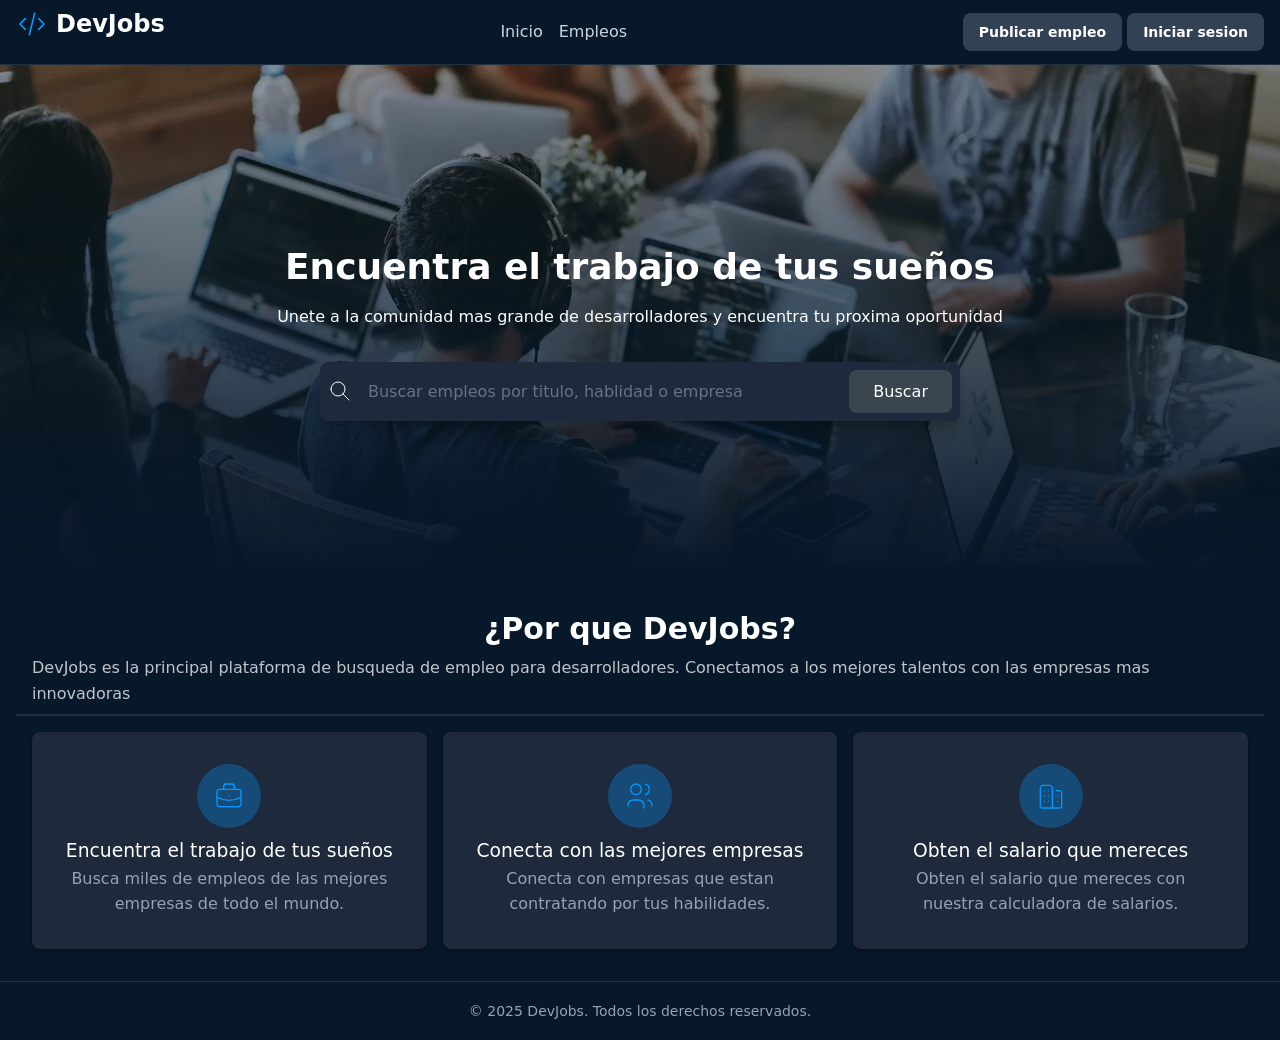
<file: 00-html-css/index.html>
<!DOCTYPE html>
<html lang="es">
<head>
    <title>DevJobs - Inicio</title>
    <meta charset="UTF-8">
    <meta name="description" content="Encuentra las mejores ofertas de trabajo ara desarrolladores en DevJobs.">
    <link rel="stylesheet" href="./styles.css">
</head>
<body>
    <!-- Header con marca, navegación y acciones (Publicar/Iniciar sesión) -->
    <header>
        <h1>
            <svg  xmlns="http://www.w3.org/2000/svg"  width="24"  height="24"  viewBox="0 0 24 24"  fill="none"  stroke="currentColor"  stroke-width="1.25"  stroke-linecap="round"  stroke-linejoin="round"  class="icon icon-tabler icons-tabler-outline icon-tabler-code"><path stroke="none" d="M0 0h24v24H0z" fill="none"/><path d="M7 8l-4 4l4 4" /><path d="M17 8l4 4l-4 4" /><path d="M14 4l-4 16" /></svg>
            DevJobs
        </h1>

        <!-- Navegación principal -->
        <nav>
            <a href="index.html">Inicio</a>
            <a href="empleos1.html" >Empleos</a>
        </nav>

        <!-- Acciones de usuario (placeholders) -->
        <div>
            <a href="">Publicar empleo</a>
            <a href="">Iniciar sesion</a>
        </div>
    </header>
    <main>
        <!-- Hero: imagen de fondo, título y buscador principal -->
        <section>
            <!-- Imagen de fondo (local) usada como recurso visual -->
            <img src="./background.webp" width="200"/>

            <h1>Encuentra el trabajo de tus sueños</h1>
            <p>Unete a la comunidad mas grande de 
                desarrolladores y encuentra tu proxima oportunidad
            </p>

            <!-- Buscador principal: texto y botón (en este proyecto no está conectado a backend) -->
            <form role="search">
                <div>
                    <svg  xmlns="http://www.w3.org/2000/svg"  width="24"  height="24"  viewBox="0 0 24 24"  fill="none"  stroke="currentColor"  stroke-width="1"  stroke-linecap="round"  stroke-linejoin="round"  class="icon icon-tabler icons-tabler-outline icon-tabler-search"><path stroke="none" d="M0 0h24v24H0z" fill="none"/><path d="M10 10m-7 0a7 7 0 1 0 14 0a7 7 0 1 0 -14 0" /><path d="M21 21l-6 -6" /></svg>
                    
                    <input required type="text" placeholder="Buscar empleos por titulo, hablidad o empresa">

                    <button type="submit">Buscar</button>
                </div>
            </form>
        </section>

        <!-- Sección de características / beneficios de la plataforma -->
        <section>
            <header>
                <h2>¿Por que DevJobs?</h2>
                <p>DevJobs es la principal plataforma de busqueda de empleo
                    para desarrolladores. Conectamos a los mejores talentos con las empresas mas innovadoras
                </p>
            </header>
            <!-- Tres tarjetas que describen beneficios clave de la plataforma -->
            <footer>
                <article>
                    <svg  xmlns="http://www.w3.org/2000/svg"  width="24"  height="24"  viewBox="0 0 24 24"  fill="none"  stroke="currentColor"  stroke-width="1"  stroke-linecap="round"  stroke-linejoin="round"  class="icon icon-tabler icons-tabler-outline icon-tabler-briefcase"><path stroke="none" d="M0 0h24v24H0z" fill="none"/><path d="M3 7m0 2a2 2 0 0 1 2 -2h14a2 2 0 0 1 2 2v9a2 2 0 0 1 -2 2h-14a2 2 0 0 1 -2 -2z" /><path d="M8 7v-2a2 2 0 0 1 2 -2h4a2 2 0 0 1 2 2v2" /><path d="M12 12l0 .01" /><path d="M3 13a20 20 0 0 0 18 0" /></svg>
                    <h3>Encuentra el trabajo de tus sueños</h3>
                    <p>Busca miles de empleos de las mejores empresas de todo el mundo.</p>
                </article>
                <article>
                    <svg  xmlns="http://www.w3.org/2000/svg"  width="24"  height="24"  viewBox="0 0 24 24"  fill="none"  stroke="currentColor"  stroke-width="1"  stroke-linecap="round"  stroke-linejoin="round"  class="icon icon-tabler icons-tabler-outline icon-tabler-users"><path stroke="none" d="M0 0h24v24H0z" fill="none"/><path d="M9 7m-4 0a4 4 0 1 0 8 0a4 4 0 1 0 -8 0" /><path d="M3 21v-2a4 4 0 0 1 4 -4h4a4 4 0 0 1 4 4v2" /><path d="M16 3.13a4 4 0 0 1 0 7.75" /><path d="M21 21v-2a4 4 0 0 0 -3 -3.85" /></svg>
                    <h3>Conecta con las mejores empresas</h3>
                    <p>Conecta con empresas que estan contratando por tus habilidades.</p>
                </article>
                <article>
                    <svg  xmlns="http://www.w3.org/2000/svg"  width="24"  height="24"  viewBox="0 0 24 24"  fill="none"  stroke="currentColor"  stroke-width="1"  stroke-linecap="round"  stroke-linejoin="round"  class="icon icon-tabler icons-tabler-outline icon-tabler-buildings"><path stroke="none" d="M0 0h24v24H0z" fill="none"/><path d="M4 21v-15c0 -1 1 -2 2 -2h5c1 0 2 1 2 2v15" /><path d="M16 8h2c1 0 2 1 2 2v11" /><path d="M3 21h18" /><path d="M10 12v0" /><path d="M10 16v0" /><path d="M10 8v0" /><path d="M7 12v0" /><path d="M7 16v0" /><path d="M7 8v0" /><path d="M17 12v0" /><path d="M17 16v0" /></svg>
                    <h3>Obten el salario que mereces</h3>
                    <p>Obten el salario que mereces con nuestra calculadora de salarios.</p>
                </article>
            </footer>
        </section>
    </main>
    <footer>
        <small>&copy; 2025 DevJobs. Todos los derechos reservados.</small>
    </footer>

</body>
</html>
</file>
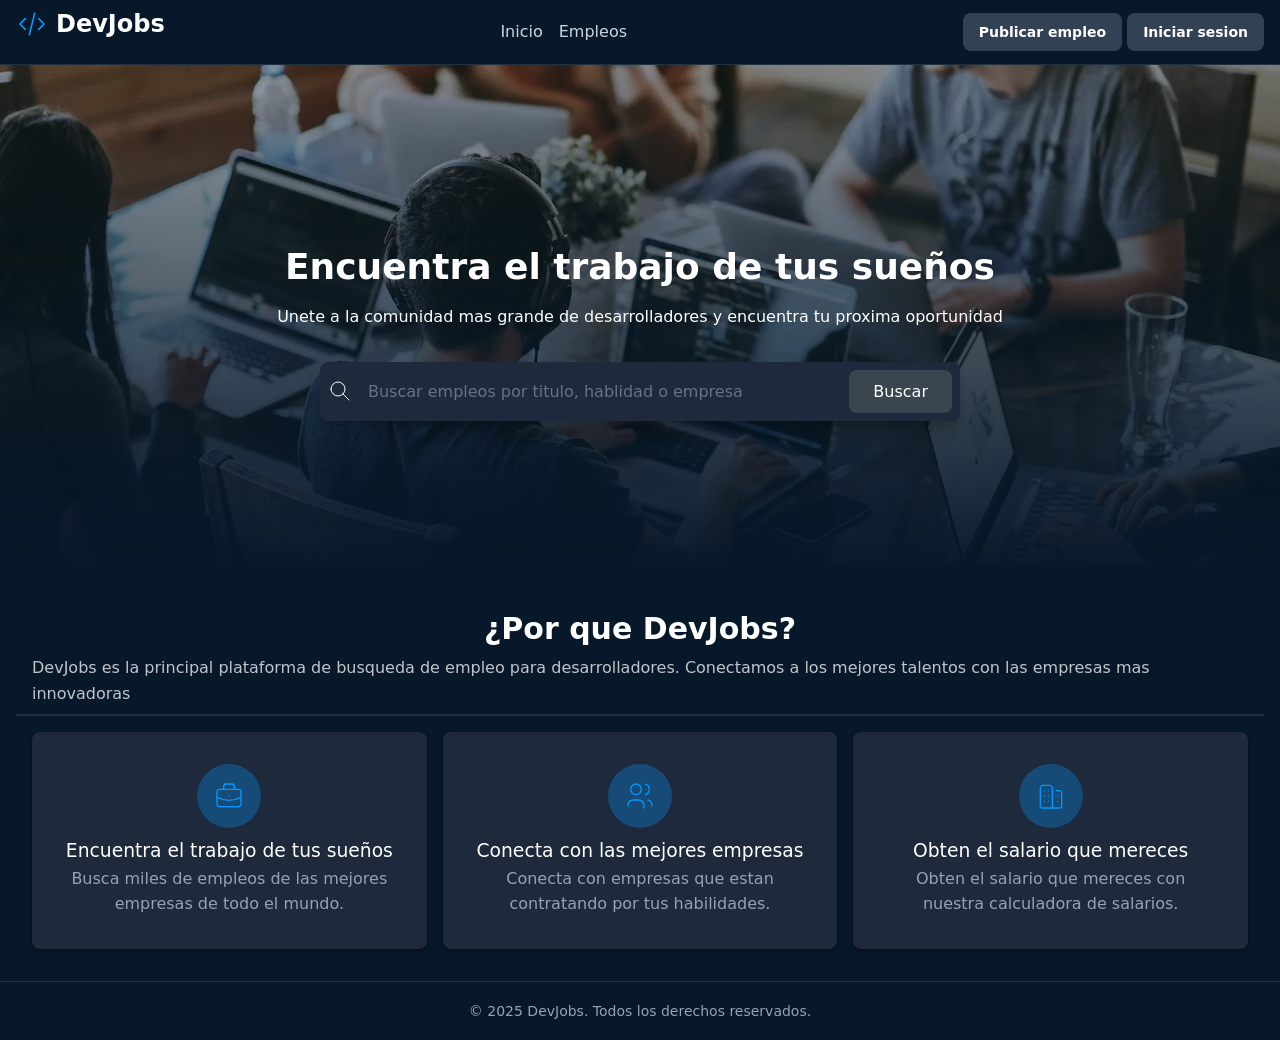
<file: 01-javascript/index.html>
<!DOCTYPE html>
<html lang="es">
<head>
    <title>DevJobs - Inicio</title>
    <meta charset="UTF-8">
    <meta name="description" content="Encuentra las mejores ofertas de trabajo ara desarrolladores en DevJobs.">
    <link rel="stylesheet" href="./styles.css">
</head>
<body>
    <!-- Header con marca, navegación y acciones (Publicar/Iniciar sesión) -->
    <header>
        <h1>
            <svg  xmlns="http://www.w3.org/2000/svg"  width="24"  height="24"  viewBox="0 0 24 24"  fill="none"  stroke="currentColor"  stroke-width="1.25"  stroke-linecap="round"  stroke-linejoin="round"  class="icon icon-tabler icons-tabler-outline icon-tabler-code"><path stroke="none" d="M0 0h24v24H0z" fill="none"/><path d="M7 8l-4 4l4 4" /><path d="M17 8l4 4l-4 4" /><path d="M14 4l-4 16" /></svg>
            DevJobs
        </h1>

        <!-- Navegación principal -->
        <nav>
            <a href="index.html">Inicio</a>
            <a href="react.html" >Empleos</a>
        </nav>

        <!-- Acciones de usuario (placeholders) -->
        <div>
            <a href="">Publicar empleo</a>
            <a href="">Iniciar sesion</a>
        </div>
    </header>
    <main>
        <!-- Hero: imagen de fondo, título y buscador principal -->
        <section>
            <!-- Imagen de fondo (local) usada como recurso visual -->
            <img src="./background.webp" width="200"/>

            <h1>Encuentra el trabajo de tus sueños</h1>
            <p>Unete a la comunidad mas grande de 
                desarrolladores y encuentra tu proxima oportunidad
            </p>

            <!-- Buscador principal: texto y botón (en este proyecto no está conectado a backend) -->
            <form role="search">
                <div>
                    <svg  xmlns="http://www.w3.org/2000/svg"  width="24"  height="24"  viewBox="0 0 24 24"  fill="none"  stroke="currentColor"  stroke-width="1"  stroke-linecap="round"  stroke-linejoin="round"  class="icon icon-tabler icons-tabler-outline icon-tabler-search"><path stroke="none" d="M0 0h24v24H0z" fill="none"/><path d="M10 10m-7 0a7 7 0 1 0 14 0a7 7 0 1 0 -14 0" /><path d="M21 21l-6 -6" /></svg>
                    
                    <input required type="text" placeholder="Buscar empleos por titulo, hablidad o empresa">

                    <button type="submit">Buscar</button>
                </div>
            </form>
        </section>

        <!-- Sección de características / beneficios de la plataforma -->
        <section>
            <header>
                <h2>¿Por que DevJobs?</h2>
                <p>DevJobs es la principal plataforma de busqueda de empleo
                    para desarrolladores. Conectamos a los mejores talentos con las empresas mas innovadoras
                </p>
            </header>
            <!-- Tres tarjetas que describen beneficios clave de la plataforma -->
            <footer>
                <article>
                    <svg  xmlns="http://www.w3.org/2000/svg"  width="24"  height="24"  viewBox="0 0 24 24"  fill="none"  stroke="currentColor"  stroke-width="1"  stroke-linecap="round"  stroke-linejoin="round"  class="icon icon-tabler icons-tabler-outline icon-tabler-briefcase"><path stroke="none" d="M0 0h24v24H0z" fill="none"/><path d="M3 7m0 2a2 2 0 0 1 2 -2h14a2 2 0 0 1 2 2v9a2 2 0 0 1 -2 2h-14a2 2 0 0 1 -2 -2z" /><path d="M8 7v-2a2 2 0 0 1 2 -2h4a2 2 0 0 1 2 2v2" /><path d="M12 12l0 .01" /><path d="M3 13a20 20 0 0 0 18 0" /></svg>
                    <h3>Encuentra el trabajo de tus sueños</h3>
                    <p>Busca miles de empleos de las mejores empresas de todo el mundo.</p>
                </article>
                <article>
                    <svg  xmlns="http://www.w3.org/2000/svg"  width="24"  height="24"  viewBox="0 0 24 24"  fill="none"  stroke="currentColor"  stroke-width="1"  stroke-linecap="round"  stroke-linejoin="round"  class="icon icon-tabler icons-tabler-outline icon-tabler-users"><path stroke="none" d="M0 0h24v24H0z" fill="none"/><path d="M9 7m-4 0a4 4 0 1 0 8 0a4 4 0 1 0 -8 0" /><path d="M3 21v-2a4 4 0 0 1 4 -4h4a4 4 0 0 1 4 4v2" /><path d="M16 3.13a4 4 0 0 1 0 7.75" /><path d="M21 21v-2a4 4 0 0 0 -3 -3.85" /></svg>
                    <h3>Conecta con las mejores empresas</h3>
                    <p>Conecta con empresas que estan contratando por tus habilidades.</p>
                </article>
                <article>
                    <svg  xmlns="http://www.w3.org/2000/svg"  width="24"  height="24"  viewBox="0 0 24 24"  fill="none"  stroke="currentColor"  stroke-width="1"  stroke-linecap="round"  stroke-linejoin="round"  class="icon icon-tabler icons-tabler-outline icon-tabler-buildings"><path stroke="none" d="M0 0h24v24H0z" fill="none"/><path d="M4 21v-15c0 -1 1 -2 2 -2h5c1 0 2 1 2 2v15" /><path d="M16 8h2c1 0 2 1 2 2v11" /><path d="M3 21h18" /><path d="M10 12v0" /><path d="M10 16v0" /><path d="M10 8v0" /><path d="M7 12v0" /><path d="M7 16v0" /><path d="M7 8v0" /><path d="M17 12v0" /><path d="M17 16v0" /></svg>
                    <h3>Obten el salario que mereces</h3>
                    <p>Obten el salario que mereces con nuestra calculadora de salarios.</p>
                </article>
            </footer>
        </section>
    </main>
    <footer>
        <small>&copy; 2025 DevJobs. Todos los derechos reservados.</small>
    </footer>

</body>
</html>
</file>
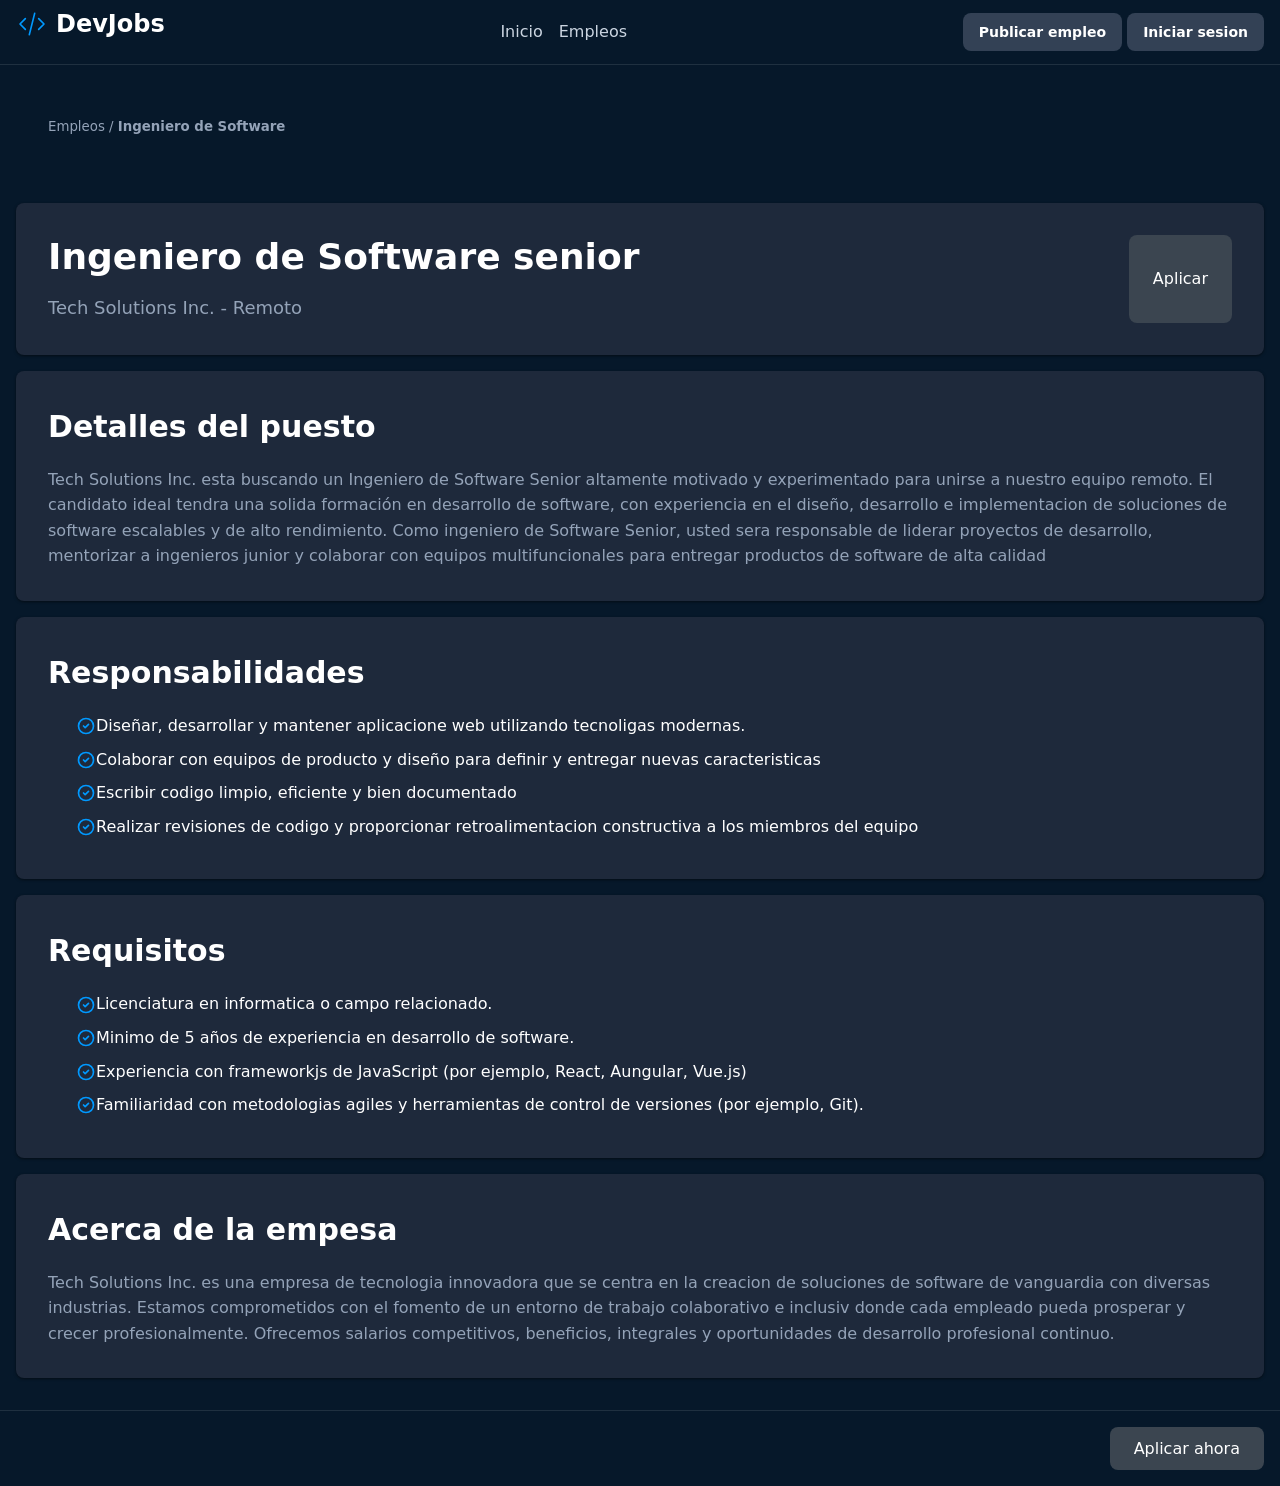
<file: 00-html-css/detOferta.html>
<!DOCTYPE html>
<html>
    <head>
        <title>DevJobs - Detalles de Oferta</title>
        <meta charset="UTF-8">
        <meta name="description" content="Encuentra las mejores ofertas de trabajo ara desarrolladores en DevJobs.">
        <link rel="stylesheet" href="./styles.css">
    </head>

    <body>
        <!-- Header: contiene el título del sitio, navegación principal y acciones de usuario -->
        <header>
        <h1>
            <!-- Icono del logo y nombre de la aplicación -->
            <svg  xmlns="http://www.w3.org/2000/svg"  width="24"  height="24"  viewBox="0 0 24 24"  fill="none"  stroke="currentColor"  stroke-width="1.25"  stroke-linecap="round"  stroke-linejoin="round"  class="icon icon-tabler icons-tabler-outline icon-tabler-code"><path stroke="none" d="M0 0h24v24H0z" fill="none"/><path d="M7 8l-4 4l4 4" /><path d="M17 8l4 4l-4 4" /><path d="M14 4l-4 16" /></svg>
            DevJobs
        </h1>

        <!-- Navegación principal: enlaces a páginas clave -->
        <nav>
            <a href="index.html">Inicio</a>
            <a href="empleos1.html" >Empleos</a>
        </nav>

        <!-- Acciones de usuario: publicar oferta e iniciar sesión (enlaces vacíos por ahora) -->
        <div>
            <a href="">Publicar empleo</a>
            <a href="">Iniciar sesion</a>
        </div>
    </header>

    <main>
        
        <!-- Breadcrumb / contexto: indica la ruta o el area donde se encuentra el usuario -->
        <div class="puesto-empleo">
            <small>Empleos / <strong>Ingeniero de Software</strong></small>
        </div>
        <section class="job-detail">
            <!-- Resumen del puesto: título, empresa y botón de aplicar -->
            <article class="job-listing-class">
                <div>
                    <h1>Ingeniero de Software senior</h1>
                        <small>Tech Solutions Inc. - Remoto</small>
                    </div>
                    <!-- Botón para aplicar: clase usada por JS y CSS -->
                    <button class="button-apply-job" type="submit">Aplicar</button>    
            </article>
            <article class="text-detail">
                <!-- Descripción amplia del puesto: responsabilidades generales y expectativas -->
                <h2>Detalles del puesto</h2>
                <p>Tech Solutions Inc. esta buscando un Ingeniero de Software Senior altamente motivado
                    y experimentado para unirse a nuestro equipo remoto. El candidato ideal tendra una solida formación 
                    en desarrollo de software, con experiencia en el diseño, desarrollo e implementacion de soluciones
                    de software escalables y de alto rendimiento. Como ingeniero de Software Senior, usted sera responsable
                    de liderar proyectos de desarrollo, mentorizar a ingenieros junior y colaborar con equipos multifuncionales para entregar
                    productos de software de alta calidad
                </p>
            </article>
            <article class="detail-list">
                <h2>Responsabilidades</h2>
                <ul>
                    <li>Diseñar, desarrollar y mantener aplicacione web utilizando tecnoligas modernas.</li>
                    <li>Colaborar con equipos de producto y diseño para definir y entregar nuevas caracteristicas</li>
                    <li>Escribir codigo limpio, eficiente y bien documentado</li>
                    <li>Realizar revisiones de codigo y proporcionar retroalimentacion constructiva a los miembros del equipo</li>
                </ul>
            </article>
            <article class="detail-list">
                <h2>Requisitos</h2>
                <ul>
                    <li>Licenciatura en informatica o campo relacionado.</li>
                    <li>Minimo de 5 años de experiencia en desarrollo de software.</li>
                    <li>Experiencia con frameworkjs de JavaScript (por ejemplo, React, Aungular, Vue.js)</li>
                    <li>Familiaridad con metodologias agiles y herramientas de control de versiones (por ejemplo, Git).</li>
                </ul>
            </article>
            <article class="text-detail">
                <!-- Información sobre la empresa: cultura, beneficios y propuesta de valor -->
                <h2>Acerca de la empesa</h2>
                <p>Tech Solutions Inc. es una empresa de tecnologia innovadora que se centra
                    en la creacion de soluciones de software de vanguardia con diversas industrias.
                    Estamos comprometidos con el fomento de un entorno de trabajo colaborativo e inclusiv donde
                    cada empleado pueda prosperar y crecer profesionalmente.
                    Ofrecemos salarios competitivos, beneficios, integrales y oportunidades de desarrollo profesional
                    continuo.
                </p>
            </article>
        </section>
    </main>
    <!-- Footer específico de la página: acción final para aplicar (visible en mobiles/pequeñas pantallas) -->
    <footer id="button-apply-job-footer">
        <button class="button-apply-job" type="submit">Aplicar ahora</button>
    </footer>

    </body>


</html>
</file>
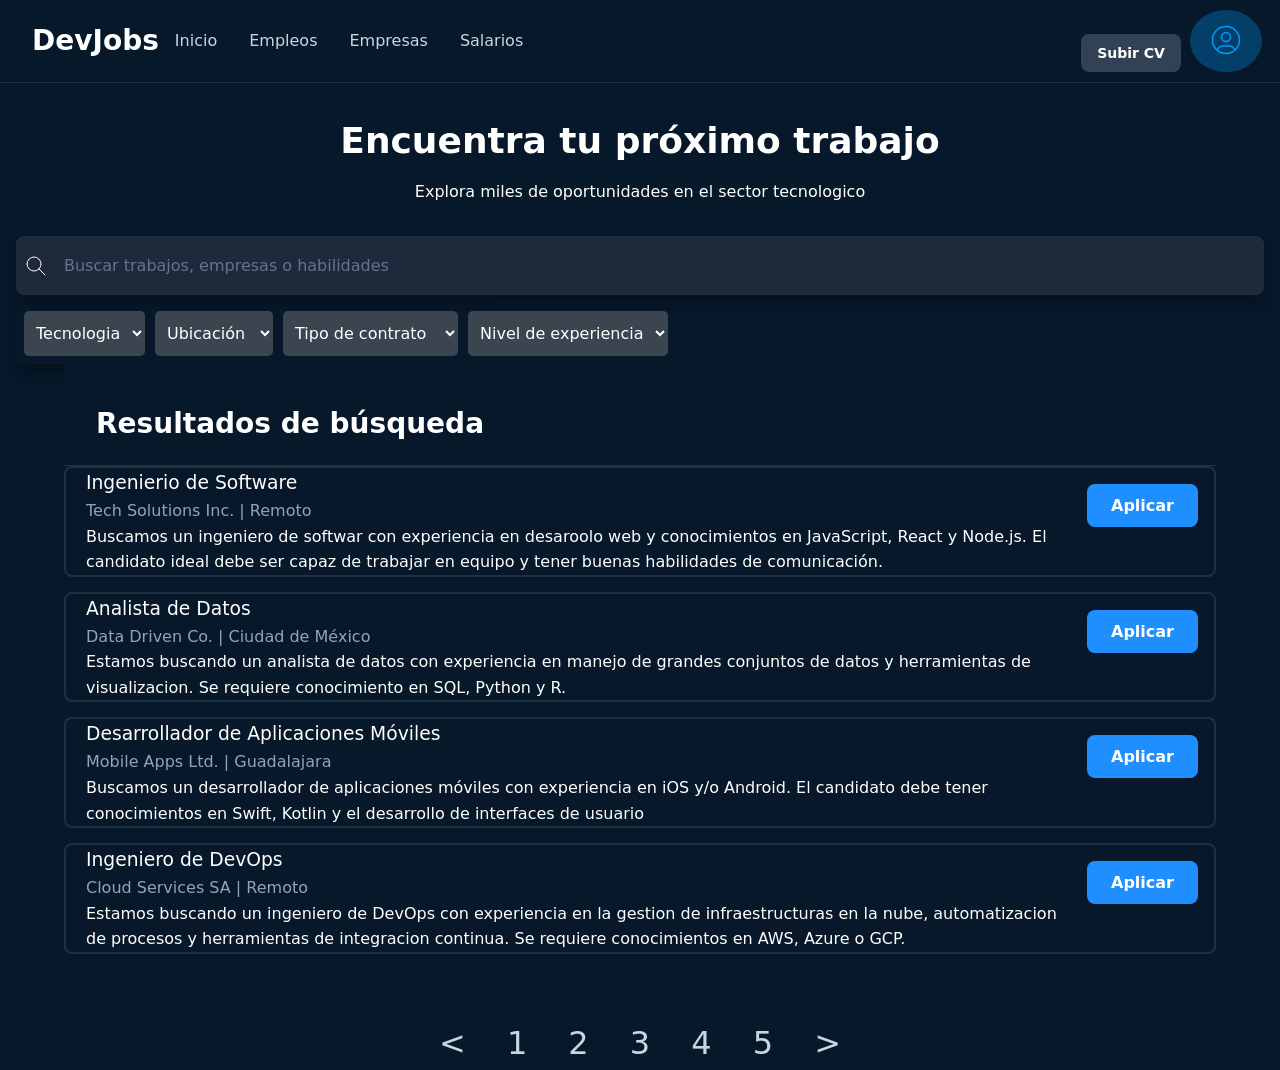
<file: 00-html-css/empleos.html>
<!DOCTYPE html>
<html lang="es">
<head>
    <title>DevJobs - Buscar empleo</title>
    <meta charset="UTF-8">
    <meta name="description" content="Busca los empleos as adaptados a lo que buscas">
    <link rel="stylesheet" href="./buscaEmpleos.css">
</head>
<body>
    <header>
        <h2>DevJobs</h2>

        <nav>
            <a href="./index.html">Inicio</a>
            <a href="./empleos.html">Empleos</a>
            <a href="">Empresas</a>
            <a href="">Salarios</a>
        </nav>
        
        <div id="cv-icon">
            <a href="">Subir CV</a>
            <a href=""><svg  xmlns="http://www.w3.org/2000/svg"  width="24"  height="24"  viewBox="0 0 24 24"  fill="none"  stroke="currentColor"  stroke-width="1"  stroke-linecap="round"  stroke-linejoin="round"  class="icon icon-tabler icons-tabler-outline icon-tabler-user-circle"><path stroke="none" d="M0 0h24v24H0z" fill="none"/><path d="M12 12m-9 0a9 9 0 1 0 18 0a9 9 0 1 0 -18 0" /><path d="M12 10m-3 0a3 3 0 1 0 6 0a3 3 0 1 0 -6 0" /><path d="M6.168 18.849a4 4 0 0 1 3.832 -2.849h4a4 4 0 0 1 3.834 2.855" /></svg></a>
        </div>
    </header>
    <main>
        <section>
            <h1>Encuentra tu próximo trabajo</h1>
            <p>Explora miles de oportunidades en el sector tecnologico</p>

            <form action="search">
                <div>
                    <svg  xmlns="http://www.w3.org/2000/svg"  width="24"  height="24"  viewBox="0 0 24 24"  fill="none"  stroke="currentColor"  stroke-width="1"  stroke-linecap="round"  stroke-linejoin="round"  class="icon icon-tabler icons-tabler-outline icon-tabler-search"><path stroke="none" d="M0 0h24v24H0z" fill="none"/><path d="M10 10m-7 0a7 7 0 1 0 14 0a7 7 0 1 0 -14 0" /><path d="M21 21l-6 -6" /></svg>
                    
                    <input required type="text" placeholder="Buscar trabajos, empresas o habilidades">
                </div>
                <div>
                    <select name="tecologia" id="tech">
                        <option value="" disabled selected hidden>Tecnologia</option>
                        <option value="">JavaScript</option>
                        <option value="">Python</option>
                        <option value="">Java</option>
                    </select>
                    <select name="ubicacion" id="ubi">
                        <option value="" disabed selected hidden>Ubicación</option>
                        <option value="">Presencial</option>
                        <option value="">Híbrido</option>
                        <option value="">Remoto</option>
                    </select>
                    <select name="tipoContrato" id="tipoContrato">
                        <option value="" disabled selected hidden>Tipo de contrato</option>
                        <option value="">Tiempo completo</option>
                        <option value="">Freelance</option>
                        <option value="">Prácticas</option>
                    </select>
                    <select name="nivelExp" id="nivelExp">
                        <option value="" disabled selected hidden>Nivel de experiencia</option>
                        <option value="">Junior (0 - 3 años)</option>
                        <option value="">Mid (3 - 5 años)</option>
                        <option value="">Senior (+5 años)</option>
                    </select>
                </div>
            </form> 
        </section>

        <section>
            <header>
                <h2>Resultados de búsqueda</h2>
            </header>
            <footer>
                <article>
                    <div>
                        <h3>Ingenierio de Software</h3>
                        <p>Tech Solutions Inc. | Remoto</p>
                        <p>Buscamos un ingeniero de softwar con experiencia en desaroolo web y 
                            conocimientos en JavaScript, React y Node.js. El candidato ideal debe ser capaz
                            de trabajar en equipo y tener buenas habilidades de comunicación.
                        </p>
                    </div>
                    <div>
                        <button type="submit">Aplicar</button>
                    </div>
                </article>
                <article>
                    <div>
                        <h3>Analista de Datos</h3>
                        <p>Data Driven Co. | Ciudad de México</p>
                        <p>Estamos buscando un analista de datos con experiencia en manejo de grandes
                            conjuntos de datos y herramientas de visualizacion.
                            Se requiere conocimiento en SQL, Python y R.
                        </p>
                    </div>
                    <div>
                        <button type="submit">Aplicar</button>
                    </div>
                </article>
                <article>
                    <div>
                        <h3>Desarrollador de Aplicaciones Móviles</h3>
                        <p>Mobile Apps Ltd. | Guadalajara</p>
                        <p>Buscamos un desarrollador de aplicaciones móviles con experiencia en iOS y/o Android.
                            El candidato debe tener conocimientos en Swift, Kotlin y el desarrollo de 
                            interfaces de usuario
                        </p>
                    </div>
                    <div>
                        <button type="submit">Aplicar</button>
                    </div>
                </article>
                <article>
                    <div>
                        <h3>Ingeniero de DevOps</h3>
                        <p>Cloud Services SA | Remoto</p>
                        <p>Estamos buscando un ingeniero de DevOps con experiencia en la gestion de infraestructuras en la nube,
                            automatizacion de procesos y herramientas de integracion continua.
                            Se requiere conocimientos en AWS, Azure o GCP.
                        </p>
                    </div>
                    <div>
                        <button type="submit">Aplicar</button>
                    </div>
                </article>
            </footer>
        </section>
    </main>
    <footer>
        <a href="">&lt;</a>
        <a href="">1</a>
        <a href="">2</a>
        <a href="">3</a>
        <a href="">4</a>
        <a href="">5</a>
        <a href="">&gt;</a>
    </footer>
</body>
</html>
</file>
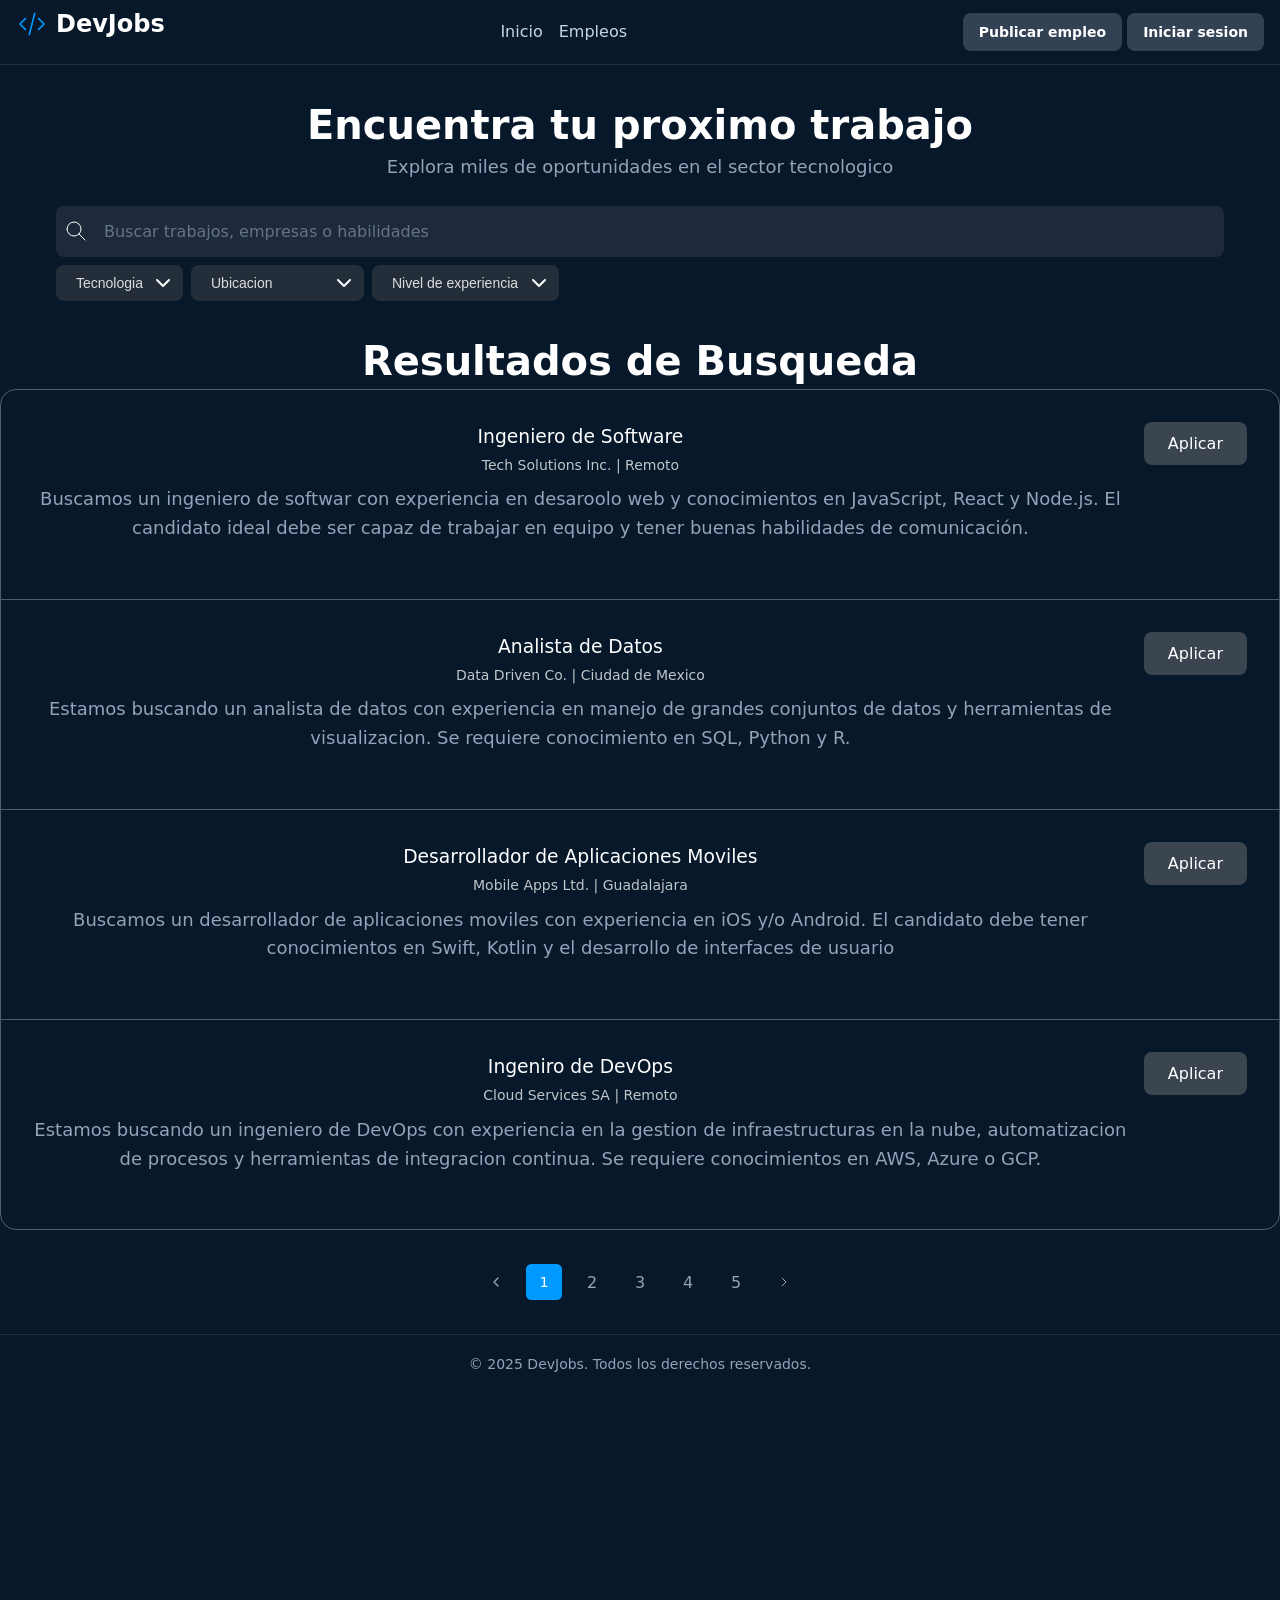
<file: 00-html-css/empleos1.html>
<!DOCTYPE html>
<html lang="es">
<head>
    <title>DevJobs - Empleos</title>
    <meta charset="UTF-8">
    <meta name="description" content="Listado con empleos y filtros
    para encontrar el trabajo de tus sueños.">
    <link rel="stylesheet" href="./styles.css">

    <script type="module" src="./script.js"></script>
</head>
<body>
    <!-- Header: logo, navegación y acciones de usuario -->
    <header>
        <h1>
            <!-- Icono y marca -->
            <svg  xmlns="http://www.w3.org/2000/svg"  width="24"  height="24"  viewBox="0 0 24 24"  fill="none"  stroke="currentColor"  stroke-width="1.25"  stroke-linecap="round"  stroke-linejoin="round"  class="icon icon-tabler icons-tabler-outline icon-tabler-code"><path stroke="none" d="M0 0h24v24H0z" fill="none"/><path d="M7 8l-4 4l4 4" /><path d="M17 8l4 4l-4 4" /><path d="M14 4l-4 16" /></svg>
            DevJobs
        </h1>

        <!-- Enlaces principales entre páginas -->
        <nav>
            <a href="index.html">Inicio</a>
            <a href="" >Empleos</a>
        </nav>

        <!-- Acciones de usuario (placeholder) -->
        <div>
            <a href="">Publicar empleo</a>
            <a href="">Iniciar sesion</a>
        </div>
    </header>
    <main>
        <!-- Sección de búsqueda: título, descripción, formulario y filtros -->
        <section class = "jobs-search">
            <h1>Encuentra tu proximo trabajo</h1>
            <p>Explora miles de oportunidades en el sector tecnologico</p>

            <!-- Formulario de búsqueda: input principal + filtros (no envía a servidor en este ejemplo) -->
            <form id="empleos-search-form" role="search">
                <div class="search-bar">
                    <!-- Icono de búsqueda -->
                    <svg  xmlns="http://www.w3.org/2000/svg"  width="24"  height="24"  viewBox="0 0 24 24"  fill="none"  stroke="currentColor"  stroke-width="1"  stroke-linecap="round"  stroke-linejoin="round"  class="icon icon-tabler icons-tabler-outline icon-tabler-search"><path stroke="none" d="M0 0h24v24H0z" fill="none"/><path d="M10 10m-7 0a7 7 0 1 0 14 0a7 7 0 1 0 -14 0" /><path d="M21 21l-6 -6" /></svg>

                    <!-- Campo de texto para búsquedas por título/empresa/habilidad -->
                    <input name="search" id="empleos-search-input" required type="text" placeholder="Buscar trabajos, empresas o habilidades">
                </div>

                <!-- Filtros desplegables: tecnología, ubicación y nivel de experiencia -->
                <div class="search-filters">
                    <select name="tech" id="filter-technology">
                        <option value="">Tecnologia</option>
                        <option value="javascript">JavaScript</option>
                        <option value="python">Python</option>
                        <option value="java">Java</option>
                        <option value="react">React</option>
                        <option value="nodejs">Node.js</option>
                    </select>
                    <select name="location" id="filter-location">
                        <option value="">Ubicacion</option>
                        <option value="remoto">Remoto</option>
                        <option value="cdmx">Ciudad de mexico</option>
                        <option value="guadalajara">Guadalajara</option>
                        <option value="monterrey">Monterrey</option>
                        <option value="bcn">Barcelona</option>
                    </select>
                    <select name="exp-lvl" id="filter-experiencie-level">
                        <option value="">Nivel de experiencia</option>
                        <option value="junio">Junior</option>
                        <option value="mid">Mid-level</option>
                        <option value="senior">Senior</option>
                        <option value="lead">Lead</option>
                    </select>
                </div>
            </form>

            <span id="filter-selected-value"></span>

            <section>
                <!-- Resultados de búsqueda: lista de ofertas (cada artículo representa una oferta) -->
                <h1>Resultados de Busqueda</h1>
                <div class="job-listing">
                    <!-- Oferta: título, empresa/ubicación y descripción breve + botón aplicar -->
                    <article data-technology="react" data-modalidad="remoto" class="job-listing-class">
                        <div>
                            <h3>Ingeniero de Software</h3>
                            <small>Tech Solutions Inc. | Remoto</small>
                            <p>Buscamos un ingeniero de softwar con experiencia en desaroolo web y 
                                conocimientos en JavaScript, React y Node.js. El candidato ideal debe ser capaz
                                de trabajar en equipo y tener buenas habilidades de comunicación.
                            </p>
                        </div>
                        <button class="button-apply-job" type="submit">Aplicar</button>
                    </article>
                    <article data-modalidad="cdmx" class="job-listing-class">
                        <div>
                            <h3>Analista de Datos</h3>
                            <small>Data Driven Co. | Ciudad de Mexico</small>
                            <p>Estamos buscando un analista de datos con experiencia en manejo de grandes
                                conjuntos de datos y herramientas de visualizacion.
                                Se requiere conocimiento en SQL, Python y R.
                            </p>
                        </div>
                        <button class="button-apply-job" type="submit">Aplicar</button>
                    </article>
                    <article data-modalidad="guadalajara" class="job-listing-class">
                        <div>
                            <h3>Desarrollador de Aplicaciones Moviles</h3>
                            <small>Mobile Apps Ltd. | Guadalajara</small>
                            <p>Buscamos un desarrollador de aplicaciones moviles con 
                                experiencia en iOS y/o Android. El candidato debe
                                tener conocimientos en Swift, Kotlin y el desarrollo de 
                                interfaces de usuario
                            </p>
                        </div>
                        <button class="button-apply-job" type="submit">Aplicar</button>
                    </article>
                    <article data-modalidad="remoto" class="job-listing-class">
                        <div>
                            <h3>Ingeniro de DevOps</h3>
                            <small>Cloud Services SA | Remoto</small>
                            <p>Estamos buscando un ingeniero de DevOps con experiencia en la gestion de infraestructuras en la nube,
                                automatizacion de procesos y herramientas de integracion continua.
                                Se requiere conocimientos en AWS, Azure o GCP.
                            </p>
                        </div>
                        <button class="button-apply-job" type="submit">Aplicar</button>
                    </article>
                </div>
            </section>
            

            <nav>
                <ul class="pagination">
                    <a href="#"><svg  xmlns="http://www.w3.org/2000/svg"  width="16"  height="16"  viewBox="0 0 24 24"  fill="none"  stroke="currentColor"  stroke-width="2"  stroke-linecap="round"  stroke-linejoin="round"><path stroke="none" d="M0 0h24v24H0z" fill="none"/><path d="M15 6l-6 6l6 6" /></svg></a>
                    <a class="is-active" href="#">1</a>
                    <a href="#">2</a>
                    <a href="#">3</a>
                    <a href="#">4</a>
                    <a href="#">5</a>
                    <a href="#"><svg  xmlns="http://www.w3.org/2000/svg"  width="16"  height="16"  viewBox="0 0 24 24"  fill="none"  stroke="currentColor"  stroke-width="1.5"  stroke-linecap="round"  stroke-linejoin="round"  class="icon icon-tabler icons-tabler-outline icon-tabler-chevron-right"><path stroke="none" d="M0 0h24v24H0z" fill="none"/><path d="M9 6l6 6l-6 6" /></svg></a>
                </ul>
            </nav>
        </section>
    </main>
    <footer style="padding-bottom: 2000px;">
        <small>&copy; 2025 DevJobs. Todos los derechos reservados.</small>
    </footer>
</body>
</html>
</file>
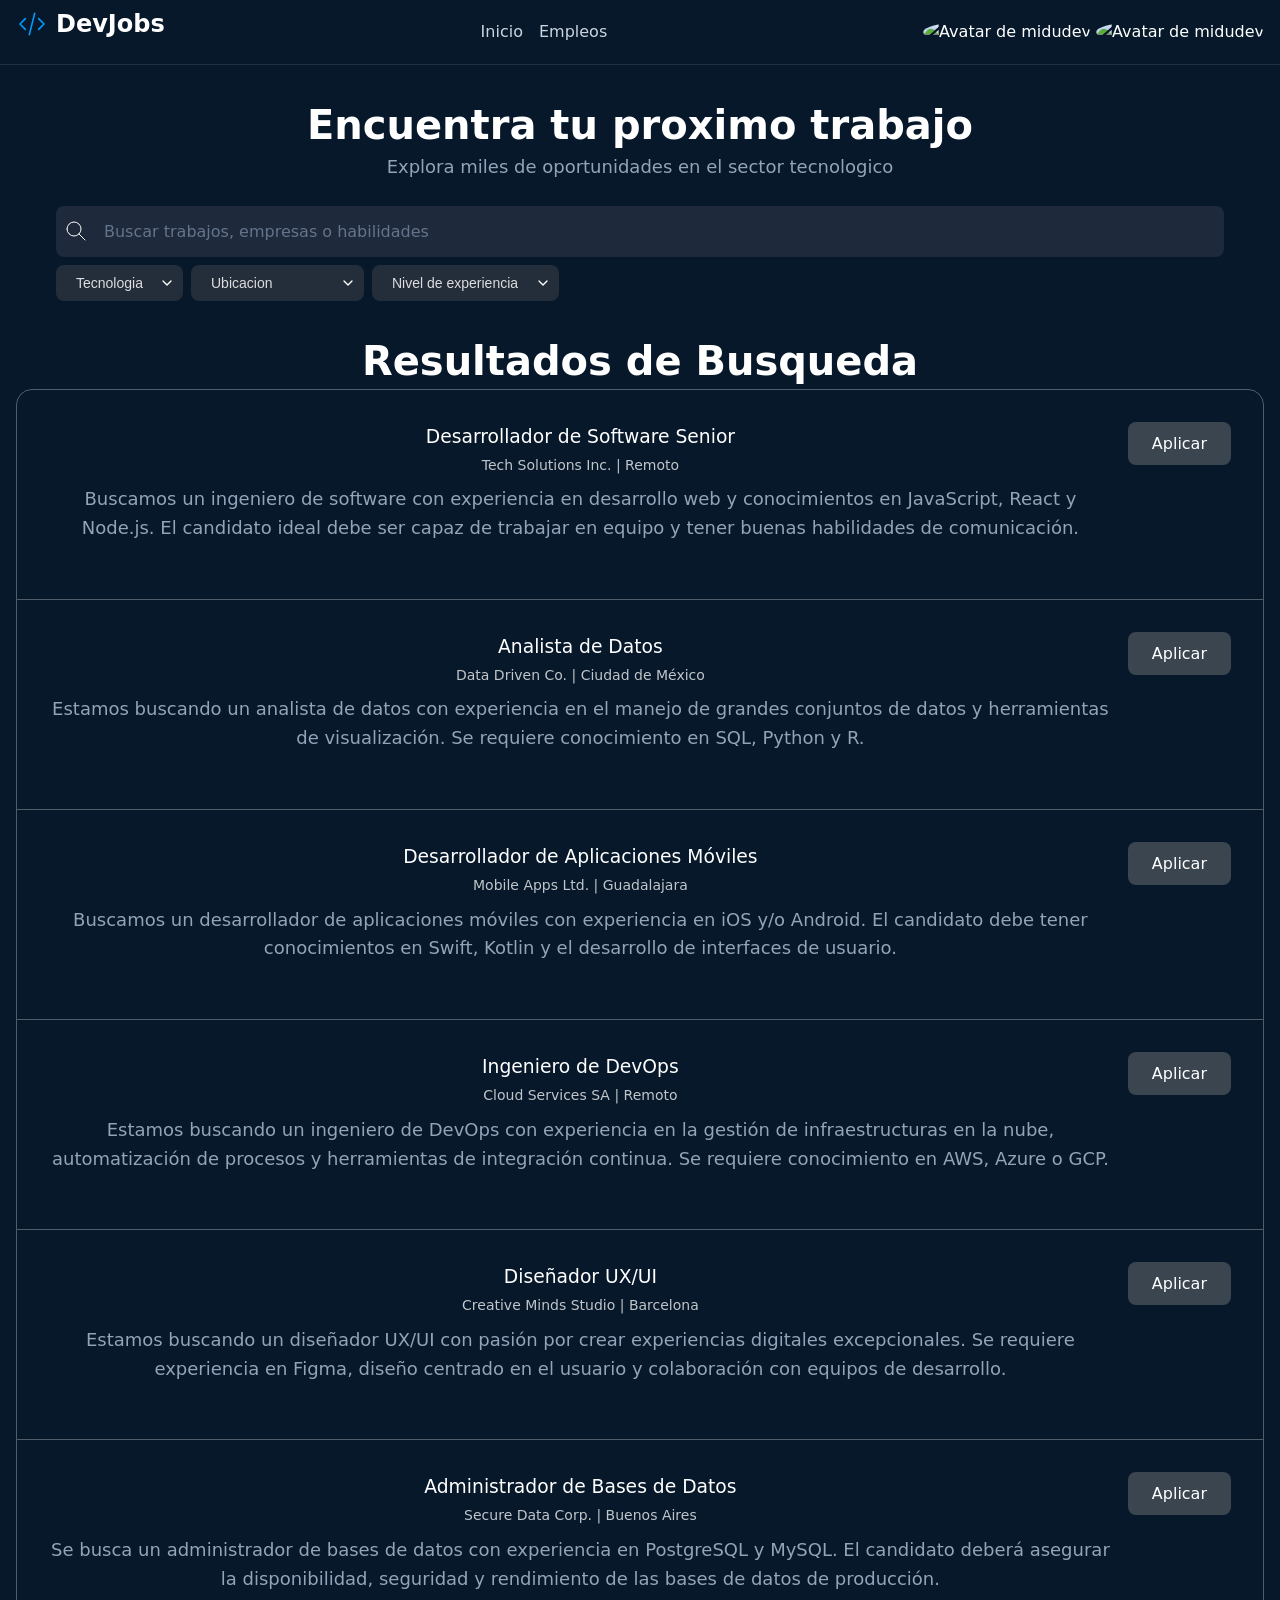
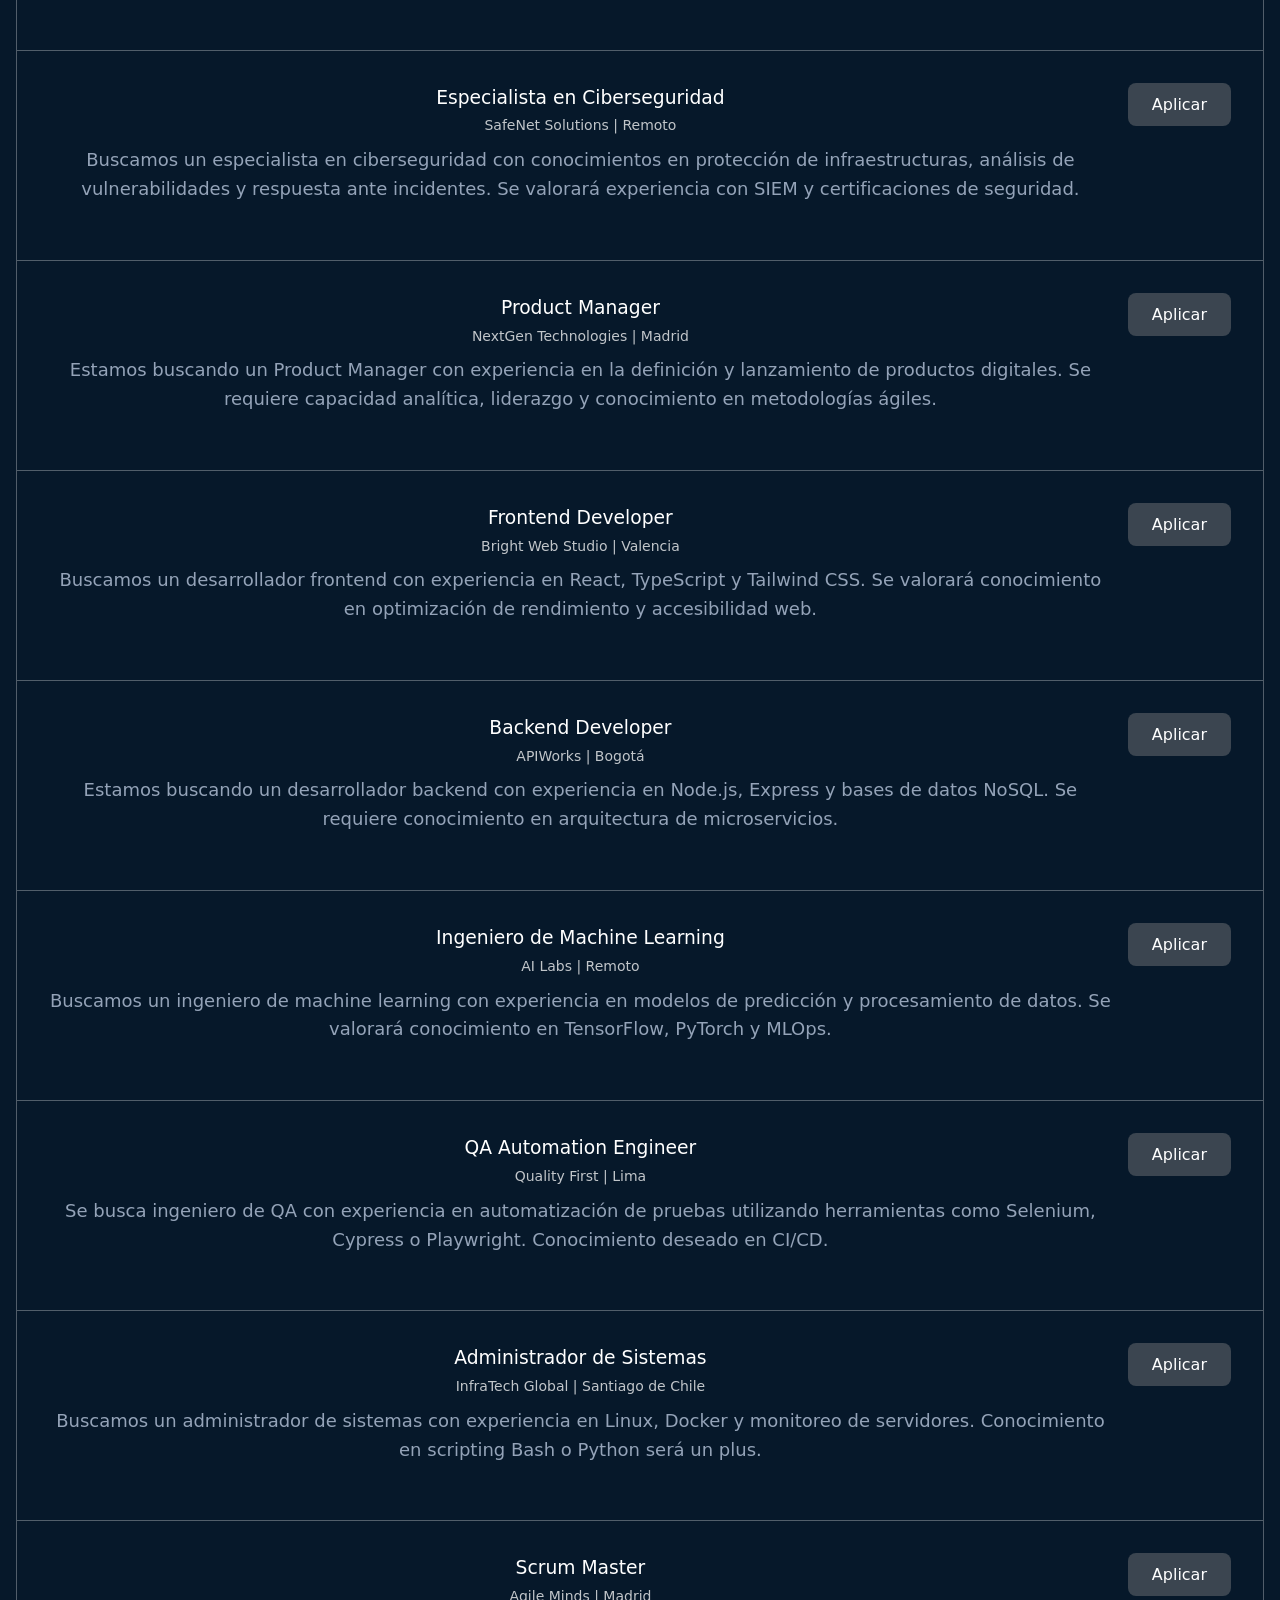
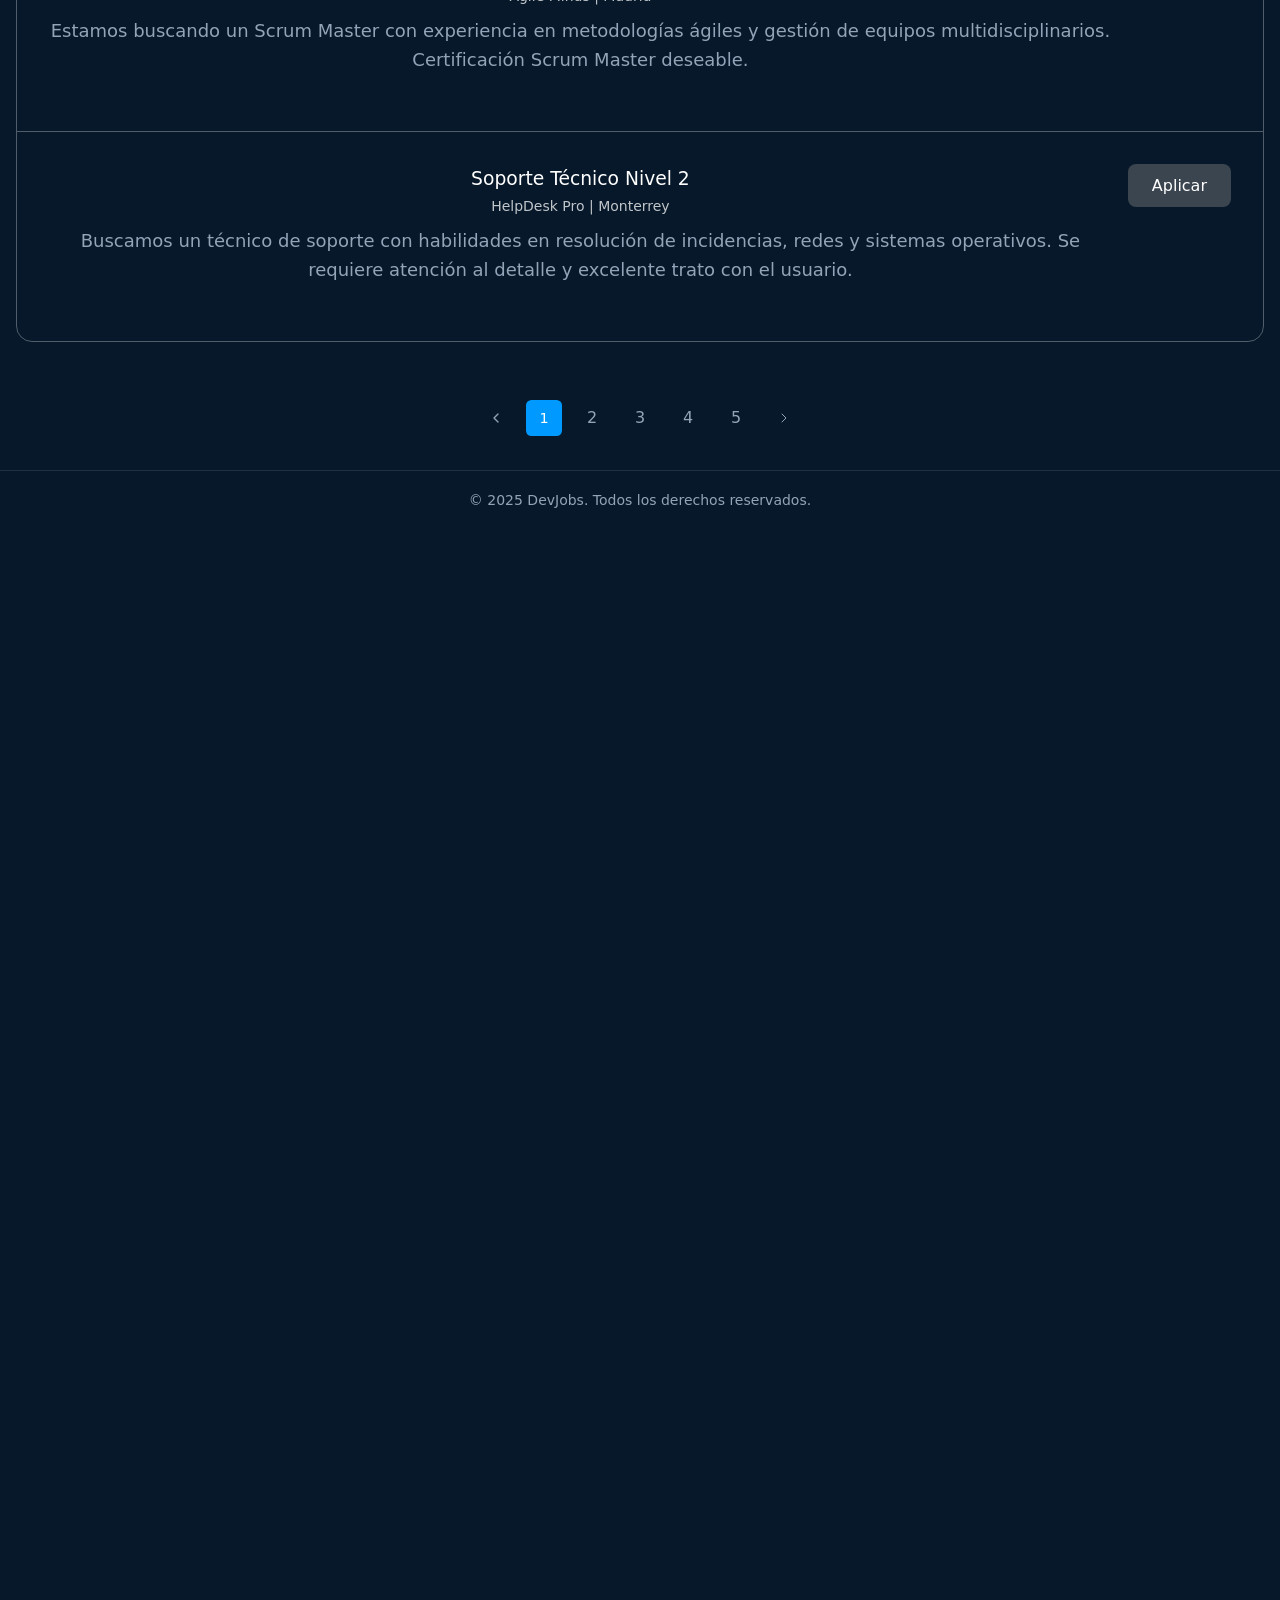
<file: 01-javascript/empleos1.html>
<!DOCTYPE html>
<html lang="es">
<head>
    <title>DevJobs - Empleos</title>
    <meta charset="UTF-8">
    <meta name="description" content="Listado con empleos y filtros
    para encontrar el trabajo de tus sueños.">
    <link rel="stylesheet" href="./styles.css">

    <script type="module" src="./main.js"></script>
</head>
<body>
    <!-- Header: logo, navegación y acciones de usuario -->
    <header>
        <h1>
            <!-- Icono y marca -->
            <svg  xmlns="http://www.w3.org/2000/svg"  width="24"  height="24"  viewBox="0 0 24 24"  fill="none"  stroke="currentColor"  stroke-width="1.25"  stroke-linecap="round"  stroke-linejoin="round"  class="icon icon-tabler icons-tabler-outline icon-tabler-code"><path stroke="none" d="M0 0h24v24H0z" fill="none"/><path d="M7 8l-4 4l4 4" /><path d="M17 8l4 4l-4 4" /><path d="M14 4l-4 16" /></svg>
            DevJobs
        </h1>

        <!-- Enlaces principales entre páginas -->
        <nav>
            <a href="index.html">Inicio</a>
            <a href="" >Empleos</a>
        </nav>

        <!-- Acciones de usuario (placeholder) -->
        <div>
            <devjobs-avatar service="x" username="midudev" size="32"></devjobs-avatar>
            <devjobs-avatar service="github" username="midudev" size="24"></devjobs-avatar>
        </div>
    </header>
    <main>
        <!-- Sección de búsqueda: título, descripción, formulario y filtros -->
        <section class = "jobs-search">
            <h1>Encuentra tu proximo trabajo</h1>
            <p>Explora miles de oportunidades en el sector tecnologico</p>

            <!-- Formulario de búsqueda: input principal + filtros (no envía a servidor en este ejemplo) -->
            <form id="empleos-search-form" role="search">
                <div class="search-bar">
                    <!-- Icono de búsqueda -->
                    <svg  xmlns="http://www.w3.org/2000/svg"  width="24"  height="24"  viewBox="0 0 24 24"  fill="none"  stroke="currentColor"  stroke-width="1"  stroke-linecap="round"  stroke-linejoin="round"  class="icon icon-tabler icons-tabler-outline icon-tabler-search"><path stroke="none" d="M0 0h24v24H0z" fill="none"/><path d="M10 10m-7 0a7 7 0 1 0 14 0a7 7 0 1 0 -14 0" /><path d="M21 21l-6 -6" /></svg>

                    <!-- Campo de texto para búsquedas por título/empresa/habilidad -->
                    <input name="search" id="empleos-search-input" required type="text" placeholder="Buscar trabajos, empresas o habilidades">
                </div>

                <!-- Filtros desplegables: tecnología, ubicación y nivel de experiencia -->
                <div class="search-filters">
                    <select name="tech" id="filter-technology">
                        <option value="">Tecnologia</option>
                        <option value="javascript">JavaScript</option>
                        <option value="python">Python</option>
                        <option value="java">Java</option>
                        <option value="react">React</option>
                        <option value="node">Node.js</option> <!-- nodejs -> node -->
                    </select>
                    <select name="location" id="filter-location">
                        <option value="">Ubicacion</option>
                        <option value="remoto">Remoto</option>
                        <option value="cdmx">Ciudad de mexico</option>
                        <option value="guadalajara">Guadalajara</option>
                        <option value="monterrey">Monterrey</option>
                        <option value="bcn">Barcelona</option>
                    </select>
                    <select name="exp-lvl" id="filter-experience-level">
                        <option value="">Nivel de experiencia</option>
                        <option value="junior">Junior</option>        <!-- junio -> junior -->
                        <option value="mid-level">Mid-level</option> <!-- mid -> mid-level -->
                        <option value="senior">Senior</option>
                        <option value="lead">Lead</option>
                    </select>
                </div>
            </form>

            <span id="filter-selected-value"></span>

            <section>
                <!-- Resultados de búsqueda: lista de ofertas (cada artículo representa una oferta) -->
                <h1>Resultados de Busqueda</h1>
                <div class="job-listing">
                    <!-- Se generarán dinámicamente los artículos de trabajo aquí -->
                </div>
            </section>
            

            <nav>
                <ul class="pagination">
                    <a href="#"><svg  xmlns="http://www.w3.org/2000/svg"  width="16"  height="16"  viewBox="0 0 24 24"  fill="none"  stroke="currentColor"  stroke-width="2"  stroke-linecap="round"  stroke-linejoin="round"><path stroke="none" d="M0 0h24v24H0z" fill="none"/><path d="M15 6l-6 6l6 6" /></svg></a>
                    <a class="is-active" href="#">1</a>
                    <a href="#">2</a>
                    <a href="#">3</a>
                    <a href="#">4</a>
                    <a href="#">5</a>
                    <a href="#"><svg  xmlns="http://www.w3.org/2000/svg"  width="16"  height="16"  viewBox="0 0 24 24"  fill="none"  stroke="currentColor"  stroke-width="1.5"  stroke-linecap="round"  stroke-linejoin="round"  class="icon icon-tabler icons-tabler-outline icon-tabler-chevron-right"><path stroke="none" d="M0 0h24v24H0z" fill="none"/><path d="M9 6l6 6l-6 6" /></svg></a>
                </ul>
            </nav>
        </section>
    </main>
    <footer style="padding-bottom: 2000px;">
        <small>&copy; 2025 DevJobs. Todos los derechos reservados.</small>
    </footer>
</body>
</html>
</file>
<file: 00-html-css/styles.css>
* {
  margin: 0;
  padding: 0;
  box-sizing: border-box;
}






:root {
  --primary: #3b4550;
  --primary-dark: #0a3d66;
  --primary-hover: #0d5ba8;
  --primary-light: #09f;
  --background: #06182a;
  --text-primary: #ffffff;
  --text-secondary: #cbd5e1;
  --text-muted: #94a3b8;
  --border: rgba(255, 255, 255, 0.1);
  --card-bg: #1e293b;
  --shadow: rgba(0, 0, 0, 0.3);
  --input-bg: #1e293b;
  --hsla-example: hsla(210, 100%, 56%, 1);
}










@font-face {
  font-family: 'Inter Variable';
  font-style: normal;
  font-display: swap;
  font-weight: 100 900;
  src: url(https://cdn.jsdelivr.net/fontsource/fonts/inter:vf@latest/latin-wght-normal.woff2) format('woff2-variations');
  unicode-range: U+0000-00FF,U+0131,U+0152-0153,U+02BB-02BC,U+02C6,U+02DA,U+02DC,U+0304,U+0308,U+0329,U+2000-206F,U+20AC,U+2122,U+2191,U+2193,U+2212,U+2215,U+FEFF,U+FFFD;
}










body {
  font-family: system-ui;
  background-color: var(--background);
  color: var(--text-primary);
  min-height: 100vh;
  display: flex;
  flex-direction: column;
  line-height: 1.6;
}













/* Títulos principales */
h1 {
  font-size: 2.25rem;
  font-weight: 900;
  margin-bottom: 1rem;
  line-height: 1.2;
  text-wrap: balance;
}

h1 + p {
  text-wrap: balance;
  margin-bottom: 2rem
}

/* Header */
header {
  border-bottom: 1px solid var(--border);
  background: var(--background);
  padding: .5rem 1rem;
  display: flex;
  align-items: center;
  justify-content: space-between;
  gap: 2rem;
  
  h1 {
    font-size: 1.5rem;
    line-height: 1.2;
    text-wrap: balance; 
    display: flex;
    align-items: center;
    gap: 0.5rem;  

    svg {
      width: 2rem;
      height: 2rem;
      color: var(--primary-light);
    }
  }
}

  
  /* Navegación del header a otras páginas */
nav {
  align-items: center;
  gap: 1rem;
  display: flex;

  a {
    text-decoration: none;
    color: var(--text-secondary);
    transition: color 0.2s;
    font-weight: 500;

    &:hover, &:focus {
      color: var(--primary);
      outline: none;
    }
  }
}

/* Botones del Header */
header div a {
  padding: 0.5rem 1rem;
  border-radius: 0.5rem;
  background-color: #334155;
  color: var(--text-primary);
  display: inline-block;
  font-size: 0.875rem;
  font-weight: 700;
  text-decoration: none;
  /* TODO */
}

/* Hero */
main > section:nth-child(1) {
  height: 500px;
  text-align: center;
  display: flex;
  flex-direction: column;
  justify-content: center;
  align-items: center;

  h1 {
    padding-top: 36px;
  }

  & > img {
    position: absolute;
    width: 100%;
    height: 100%;
    object-fit: cover;
    z-index: -1;
    left: 0;
    right: 0;
    mask-image: linear-gradient(to bottom, rgba(16, 25, 34, 1) 5%, rgba(16, 25, 34, 0) 80%);
  }
}

/* Formulario de Búsqueda */
form {
  max-width: 42rem;
  width: 100%;
  margin: 0 auto;
  padding-inline: 1rem;
}

form > div {
  display: flex;
  align-items: center;
  background-color: var(--input-bg);
  border-radius: 0.5rem;
  box-shadow: 0 10px 15px -3px var(--shadow);
  padding: 0.5rem;
  gap: 0.5rem;
}

form span {
  padding-left: 0.75rem;
  color: var(--text-muted);
  display: flex;
  align-items: center;
  flex-shrink: 0;
}

form input[type="text"] {
  flex: 1;
  background: transparent;
  border: none;
  outline: none;
  color: var(--text-primary);
  padding: 0.75rem 0.5rem;
  font-size: 1rem;
  font-family: inherit;
}

form input[type="text"]::placeholder {
  color: #64748b;
}

button[type="submit"] {
  padding: 0.75rem 1.5rem;
  border-radius: 0.5rem;
  background-color: var(--primary);
  color: white;
  font-weight: 400;
  border: none;
  cursor: pointer;
  transition: all 0.2s;
  font-family: inherit;
  font-size: 1rem;
  white-space: nowrap;

  &:hover,
  &:focus {
    background-color: var(--primary-hover);
    outline: 2px solid white;
    outline-offset: 2px;
  }

  &:active {
    transform: scale(0.90);
  }
}


/* Features Section */
main > section:nth-child(2) {
  padding-inline: 1rem;
  background-color: var(--background);
  padding-top: 2rem;

  & > header {
    gap: 2px;
    flex-direction: column;

    h2 {
      margin-bottom: 0;
    }

    p {
      opacity: .75;
    }
  }

  & > div {
    max-width: 1280px;
    margin: 0 auto;
  }
}

main > section:nth-child(2) h2 {
  font-size: 1.875rem;
  font-weight: 700;
  color: var(--text-primary);
  margin-bottom: 1rem;
}

main > section:nth-child(2) > div > div:first-child > p {
  font-size: 1.125rem;
  color: var(--text-muted);
  max-width: 42rem;
  margin: 0 auto;
}

/* Grid de Features */
main > section:nth-child(2) footer {
    display: grid;
    grid-template-columns: repeat(auto-fit, minmax(280px, 1fr));
    gap: 16px;
}

/* Feature Cards */
/* article {
  background-color: var(--card-bg);
  padding: 2rem;
  margin-bottom: 16px;
  border-radius: 0.5rem;                   
  box-shadow: 0px 1px 3px 0 var(--shadow); 

  svg {
    color: var(--primary-light);          
    background: rgba(0, 153, 255, 0.3);  
    border-radius: 9999px;               
    width: 64px;                         
    height: 64px;                        
    padding: 16px;                       
  }

  h3 {
    font-weight: 500;
  }

  p {
    color: var(--text-muted);
  }
} */

/* Footer */
footer {
  background-color: var(--background);
  border-top: 1px solid var(--border);
  text-align: center;
  padding: 16px;

  small {
    color: var(--text-muted);
    font-size: 0.875rem;
  }
}

article {
    background-color: var(--card-bg);
    padding: 2rem; /*unidad relativa ej 16px fijo, 2 veces la unidad relativa*/
    margin-bottom: 16px;
    border-radius: 0.5rem;
    box-shadow: 0px 1px 3px 0px rgba(0, 0, 0, 0.5);

    svg {
        color: var(--primary-light);
        background: rgba(0, 153, 255, .3);
        width: 64px;
        height: 64px;
        border-radius: 100% ;
        padding: 16px;
    }

    p {
        color: var(--text-muted);
    }

    h3 {
        font-weight: 500;
    }
}

/* Jobs search */
.jobs-search {
    margin: 0;
    padding: 0;
    height: auto !important;


    h1 {
      font-size: 2.5rem;
      margin-bottom: .25rem;
    }

    p {
      font-size: 1.125rem;
      color: var(--text-muted);
      margin-bottom: 1.5rem;
    }

    .search-bar {
      background: var(--input-bg);
      padding: .25rem .5rem;
    }

    .search-filters {
      display: flex;
      flex-wrap: wrap;
      margin-top: .5rem;
    }

    form {
      width: 100%;
      max-width: 1200px;
    }

    form div {
      background: none;
      box-shadow: none;
      padding: 0;
    }
}

.job-listing {
  border: 1px solid rgba(255, 255, 255, .3);
  border-radius: 1rem;

  article {
    background: none;
    box-shadow: none;
    border-radius: 0;
    border-bottom: 1px solid rgba(255, 255, 255, 0.3);
    margin: 0;

    display: flex;
    align-items: start;
    gap: 1rem;

    small {
      font-size: .875rem;
      opacity: .75;
    }

    p {
      margin-top: 0.5rem;
    }

    &:last-child {
      border-bottom: none;
    }
  }
}

.pagination {
  display: flex;
  justify-content: center;
  gap: 0.5rem;
  margin-block: 2rem;

  a {
    display: flex;
    align-items: center;
    justify-content: center;
    width: 2.5rem;
    height: 2.5rem;
    text-decoration: none;
    color: var(--text-muted);
    border-radius: 0.375rem;
    transition: all .3s;

    &:hover, &:focus {
      background-color: #ffffff;
    }

    &.is-active {
      transform: scale(0.90);
    }
    &.is-active {
      background-color: var(--primary-light);
      color: white;
      pointer-events: none;
    }
  }
}


.button-apply-job {
  background-color: #09f;


  &.is-applied {
    background-color: #4caf50;
    pointer-events: none;
  }
}

.detail-list ul {
  list-style: none;
  padding-left: 1.75rem; /* espacio para el icono */
  margin-bottom: 0.5rem;
}

.detail-list ul li {
  position: relative;
  padding-left: 1.25rem;
  margin-bottom: 0.5rem;
}

.detail-list ul li::before {
  content: "";
  position: absolute;
  left: 0;
  top: 0.2rem; /* ajustar para alinear verticalmente */
  width: 1.25rem;
  height: 1.25rem;
  background-image: url("data:image/svg+xml;utf8,<svg xmlns='http://www.w3.org/2000/svg' viewBox='0 0 24 24' fill='none' stroke='%2309f' stroke-width='2' stroke-linecap='round' stroke-linejoin='round'><path stroke='none' d='M0 0h24v24H0z' fill='none'/><path d='M12 12m-9 0a9 9 0 1 0 18 0a9 9 0 1 0 -18 0' /><path d='M9 12l2 2l4 -4' /></svg>");
  background-size: contain;
  background-repeat: no-repeat;
  background-position: center; 
  /* si quieres cambiar el color, sustituye %2309f por otro hex (ej. %23ffffff) */
}

.job-listing-class {
  display: flex;
  justify-content: space-between;

  &.button-apply-job {
    width: 1rem;
    height: 1rem;

    &.is-applied {
      background-color: #4caf50;
      pointer-events: none;
    }
  }
}

.puesto-empleo {
  
  color: var(--text-muted);
  padding-left: 3rem;
  padding-top:3rem ;
  padding-bottom: 0;
}

.text-detail {
    color: var(--text-primary);
}

.job-detail{
  margin-block: 2rem;

  small {
    color: var(--text-muted);
    font-size: large;
  }
}

#button-apply-job-footer {
  display: flex;
  justify-content: flex-end;
}

select {
  padding: 0.625rem 1.25rem;
  background-color: #242d3a;
  border: 0;
  border-radius: 0.5rem;
  font-size: 0.875rem;
  color: #ddd;
  cursor: pointer;
  transition: all 0.2s;
  appearance: none;
  background-image: url("data:image/svg+xml;utf8,<svg xmlns='http://www.w3.org/2000/svg' width='24' height='24' viewBox='0 0 24 24' fill='none' stroke='white' stroke-width='2' stroke-linecap='round' stroke-linejoin='round' class='icon icon-tabler icons-tabler-outline icon-tabler-chevron-down'><path stroke='none' d='M0 0h24v24H0z' fill='none'/><path d='M6 9l6 6l6 -6' /></svg>");
  background-repeat: no-repeat;
  background-position: right 0.5rem center;
  padding-right: 2.5rem;

  &:hover {
    background-color: var(--primary-hover);
    color: white;
  }

  &:focus {
    outline: 2px solid #1173d4;
    outline-offset: 2px;
  }
}
</file>
<file: 01-javascript/styles.css>
* {
  margin: 0;
  padding: 0;
  box-sizing: border-box;
}






:root {
  --primary: #3b4550;
  --primary-dark: #0a3d66;
  --primary-hover: #0d5ba8;
  --primary-light: #09f;
  --background: #06182a;
  --text-primary: #ffffff;
  --text-secondary: #cbd5e1;
  --text-muted: #94a3b8;
  --border: rgba(255, 255, 255, 0.1);
  --card-bg: #1e293b;
  --shadow: rgba(0, 0, 0, 0.3);
  --input-bg: #1e293b;
  --hsla-example: hsla(210, 100%, 56%, 1);
}










@font-face {
  font-family: 'Inter Variable';
  font-style: normal;
  font-display: swap;
  font-weight: 100 900;
  src: url(https://cdn.jsdelivr.net/fontsource/fonts/inter:vf@latest/latin-wght-normal.woff2) format('woff2-variations');
  unicode-range: U+0000-00FF,U+0131,U+0152-0153,U+02BB-02BC,U+02C6,U+02DA,U+02DC,U+0304,U+0308,U+0329,U+2000-206F,U+20AC,U+2122,U+2191,U+2193,U+2212,U+2215,U+FEFF,U+FFFD;
}










body {
  font-family: system-ui;
  background-color: var(--background);
  color: var(--text-primary);
  min-height: 100vh;
  display: flex;
  flex-direction: column;
  line-height: 1.6;
}













/* Títulos principales */
h1 {
  font-size: 2.25rem;
  font-weight: 900;
  margin-bottom: 1rem;
  line-height: 1.2;
  text-wrap: balance;
}

h1 + p {
  text-wrap: balance;
  margin-bottom: 2rem
}

/* Header */
header {
  border-bottom: 1px solid var(--border);
  background: var(--background);
  padding: .5rem 1rem;
  display: flex;
  align-items: center;
  justify-content: space-between;
  gap: 2rem;
  
  h1 {
    font-size: 1.5rem;
    line-height: 1.2;
    text-wrap: balance; 
    display: flex;
    align-items: center;
    gap: 0.5rem;  

    svg {
      width: 2rem;
      height: 2rem;
      color: var(--primary-light);
    }
  }
}

  
  /* Navegación del header a otras páginas */
nav {
  align-items: center;
  gap: 1rem;
  display: flex;

  a {
    text-decoration: none;
    color: var(--text-secondary);
    transition: color 0.2s;
    font-weight: 500;

    &:hover, &:focus {
      color: var(--primary);
      outline: none;
    }
  }
}

/* Botones del Header */
header div a {
  padding: 0.5rem 1rem;
  border-radius: 0.5rem;
  background-color: #334155;
  color: var(--text-primary);
  display: inline-block;
  font-size: 0.875rem;
  font-weight: 700;
  text-decoration: none;
  /* TODO */
}

/* Hero */
main > section:nth-child(1) {
  height: 500px;
  text-align: center;
  display: flex;
  flex-direction: column;
  justify-content: center;
  align-items: center;

  h1 {
    padding-top: 36px;
  }

  & > img {
    position: absolute;
    width: 100%;
    height: 100%;
    object-fit: cover;
    z-index: -1;
    left: 0;
    right: 0;
    mask-image: linear-gradient(to bottom, rgba(16, 25, 34, 1) 5%, rgba(16, 25, 34, 0) 80%);
  }
}

/* Formulario de Búsqueda */
form {
  max-width: 42rem;
  width: 100%;
  margin: 0 auto;
  padding-inline: 1rem;
}

form > div {
  display: flex;
  align-items: center;
  background-color: var(--input-bg);
  border-radius: 0.5rem;
  box-shadow: 0 10px 15px -3px var(--shadow);
  padding: 0.5rem;
  gap: 0.5rem;
}

form span {
  padding-left: 0.75rem;
  color: var(--text-muted);
  display: flex;
  align-items: center;
  flex-shrink: 0;
}

form input[type="text"] {
  flex: 1;
  background: transparent;
  border: none;
  outline: none;
  color: var(--text-primary);
  padding: 0.75rem 0.5rem;
  font-size: 1rem;
  font-family: inherit;
}

form input[type="text"]::placeholder {
  color: #64748b;
}

button[type="submit"] {
  padding: 0.75rem 1.5rem;
  border-radius: 0.5rem;
  background-color: var(--primary);
  color: white;
  font-weight: 400;
  border: none;
  cursor: pointer;
  transition: all 0.2s;
  font-family: inherit;
  font-size: 1rem;
  white-space: nowrap;

  &:hover,
  &:focus {
    background-color: var(--primary-hover);
    outline: 2px solid white;
    outline-offset: 2px;
  }

  &:active {
    transform: scale(0.90);
  }
}


/* Features Section */
main > section:nth-child(2) {
  padding-inline: 1rem;
  background-color: var(--background);
  padding-top: 2rem;

  & > header {
    gap: 2px;
    flex-direction: column;

    h2 {
      margin-bottom: 0;
    }

    p {
      opacity: .75;
    }
  }

  & > div {
    max-width: 1280px;
    margin: 0 auto;
  }
}

main > section:nth-child(2) h2 {
  font-size: 1.875rem;
  font-weight: 700;
  color: var(--text-primary);
  margin-bottom: 1rem;
}

main > section:nth-child(2) > div > div:first-child > p {
  font-size: 1.125rem;
  color: var(--text-muted);
  max-width: 42rem;
  margin: 0 auto;
}

/* Grid de Features */
main > section:nth-child(2) footer {
    display: grid;
    grid-template-columns: repeat(auto-fit, minmax(280px, 1fr));
    gap: 16px;
}

/* Feature Cards */
/* article {
  background-color: var(--card-bg);
  padding: 2rem;
  margin-bottom: 16px;
  border-radius: 0.5rem;                   
  box-shadow: 0px 1px 3px 0 var(--shadow); 

  svg {
    color: var(--primary-light);          
    background: rgba(0, 153, 255, 0.3);  
    border-radius: 9999px;               
    width: 64px;                         
    height: 64px;                        
    padding: 16px;                       
  }

  h3 {
    font-weight: 500;
  }

  p {
    color: var(--text-muted);
  }
} */

/* Footer */
footer {
  background-color: var(--background);
  border-top: 1px solid var(--border);
  text-align: center;
  padding: 16px;

  small {
    color: var(--text-muted);
    font-size: 0.875rem;
  }
}

article {
    background-color: var(--card-bg);
    padding: 2rem; /*unidad relativa ej 16px fijo, 2 veces la unidad relativa*/
    margin-bottom: 16px;
    border-radius: 0.5rem;
    box-shadow: 0px 1px 3px 0px rgba(0, 0, 0, 0.5);

    svg {
        color: var(--primary-light);
        background: rgba(0, 153, 255, .3);
        width: 64px;
        height: 64px;
        border-radius: 100% ;
        padding: 16px;
    }

    p {
        color: var(--text-muted);
    }

    h3 {
        font-weight: 500;
    }
}

/* Jobs search */
.jobs-search {
    margin: 0;
    padding: 0;
    height: auto !important;


    h1 {
      font-size: 2.5rem;
      margin-bottom: .25rem;
    }

    p {
      font-size: 1.125rem;
      color: var(--text-muted);
      margin-bottom: 1.5rem;
    }

    .search-bar {
      background: var(--input-bg);
      padding: .25rem .5rem;
    }

    .search-filters {
      display: flex;
      flex-wrap: wrap;
      margin-top: .5rem;
    }

    form {
      width: 100%;
      max-width: 1200px;
    }

    form div {
      background: none;
      box-shadow: none;
      padding: 0;
    }
}

.job-listing {
  border: 1px solid rgba(255, 255, 255, .3);
  border-radius: 1rem;
  margin: 0 1rem 1.5rem 1rem;

  .job-listing-class {
    background: none;
    box-shadow: none;
    border-radius: 0;
    border-bottom: 1px solid rgba(255, 255, 255, 0.3);
    margin: 0;

    display: flex;
    align-items: start;
    gap: 1rem;

    &.is-hidden {
      display: none;
    }

    small {
      font-size: .875rem;
      opacity: .75;
    }

    p {
      margin-top: 0.5rem;
    }

    &:last-child {
      border-bottom: none;
    }
  }
}

.pagination {
  display: flex;
  justify-content: center;
  gap: 0.5rem;
  margin-block: 2rem;

  a {
    display: flex;
    align-items: center;
    justify-content: center;
    width: 2.5rem;
    height: 2.5rem;
    text-decoration: none;
    color: var(--text-muted);
    border-radius: 0.375rem;
    transition: all .3s;

    &:hover, &:focus {
      background-color: #ffffff;
    }

    &.is-active {
      transform: scale(0.90);
    }
    &.is-active {
      background-color: var(--primary-light);
      color: white;
      pointer-events: none;
    }
  }
}


.button-apply-job {
  background-color: #09f;


  &.is-applied {
    background-color: #4caf50;
    pointer-events: none;
  }
}

.detail-list ul {
  list-style: none;
  padding-left: 1.75rem; /* espacio para el icono */
  margin-bottom: 0.5rem;
}

.detail-list ul li {
  position: relative;
  padding-left: 1.25rem;
  margin-bottom: 0.5rem;
}

.detail-list ul li::before {
  content: "";
  position: absolute;
  left: 0;
  top: 0.2rem; /* ajustar para alinear verticalmente */
  width: 1.25rem;
  height: 1.25rem;
  background-image: url("data:image/svg+xml;utf8,<svg xmlns='http://www.w3.org/2000/svg' viewBox='0 0 24 24' fill='none' stroke='%2309f' stroke-width='2' stroke-linecap='round' stroke-linejoin='round'><path stroke='none' d='M0 0h24v24H0z' fill='none'/><path d='M12 12m-9 0a9 9 0 1 0 18 0a9 9 0 1 0 -18 0' /><path d='M9 12l2 2l4 -4' /></svg>");
  background-size: contain;
  background-repeat: no-repeat;
  background-position: center; 
  /* si quieres cambiar el color, sustituye %2309f por otro hex (ej. %23ffffff) */
}

.job-listing-class {
  display: flex;
  justify-content: space-between;

  &.button-apply-job {
    width: 1rem;
    height: 1rem;

    &.is-applied {
      background-color: #4caf50;
      pointer-events: none;
    }
  }
}

.puesto-empleo {
  
  color: var(--text-muted);
  padding-left: 3rem;
  padding-top:3rem ;
  padding-bottom: 0;
}

.text-detail {
    color: var(--text-primary);
}

.job-detail{
  margin-block: 2rem;

  small {
    color: var(--text-muted);
    font-size: large;
  }
}

#button-apply-job-footer {
  display: flex;
  justify-content: flex-end;
}

select {
  padding: 0.625rem 1.25rem;
  background-color: #242d3a;
  border: 0;
  border-radius: 0.5rem;
  font-size: 0.875rem;
  color: #ddd;
  cursor: pointer;
  transition: all 0.2s;
  appearance: none;
  background-image: url("data:image/svg+xml;utf8,<svg xmlns='http://www.w3.org/2000/svg' width='16' height='16' viewBox='0 0 24 24' fill='none' stroke='white' stroke-width='2' stroke-linecap='round' stroke-linejoin='round' class='icon icon-tabler icons-tabler-outline icon-tabler-chevron-down'><path stroke='none' d='M0 0h24v24H0z' fill='none'/><path d='M6 9l6 6l6 -6' /></svg>");
  background-repeat: no-repeat;
  background-position: right 0.5rem center;
  padding-right: 2.5rem;

  &:hover {
    background-color: var(--primary-hover);
    color: white;
  }

  &:focus {
    outline: 2px solid #1173d4;
    outline-offset: 2px;
  }
}
</file>
<file: 00-html-css/buscaEmpleos.css>
* {
    margin: 0;
    padding: 0;
    box-sizing: border-box;
}

:root {
    --primary: #3b4550;
    --primary-dark: #0a3d66;
    --primary-hover: #0d5ba8;
    --primary-light: #09f;
    --background: #06182a;
    --text-primary: #ffffff;
    --text-secondary: #cbd5e1;
    --text-muted: #94a3b8;
    --border: rgba(255, 255, 255, 0.1);
    --card-bg: #1e293b;
    --shadow: rgba(0, 0, 0, 0.3);
    --input-bg: #1e293b;
    --hsla-example: hsla(210, 100%, 56%, 1);
}

@font-face {
    font-family: 'Inter Variable';
    font-style: normal;
    font-display: swap;
    font-weight: 100 900;
    src: url(https://cdn.jsdelivr.net/fontsource/fonts/inter:vf@latest/latin-wght-normal.woff2) format('woff2-variations');
    unicode-range: U+0000-00FF,U+0131,U+0152-0153,U+02BB-02BC,U+02C6,U+02DA,U+02DC,U+0304,U+0308,U+0329,U+2000-206F,U+20AC,U+2122,U+2191,U+2193,U+2212,U+2215,U+FEFF,U+FFFD;
}

body {
    font-family: system-ui;
    background-color: var(--background);
    color: var(--text-primary);
    min-height: 100vh;
    display: flex;
    flex-direction: column;
    line-height: 1.6;
}


h1 {
    font-size: 2.25rem;
    font-weight: 900;
    margin-bottom: 1rem;
    line-height: 1.2;
    text-wrap: balance;
}

h1 + p {
    text-wrap: balance;
    margin-bottom: 2rem;
}

h2 {
    font-size: 1.75rem;
    font-weight: 650;
    margin: 1rem;
    line-height: 1.2;
    text-wrap: balance;
}
header {
    border-bottom: 1px solid var(--border);
    background: var(--background);
    padding: .5rem 1rem;
    display: flex;
    align-items: center;
    justify-content: flex-start;

}

#cv-icon {
    justify-self: flex-end;
    align-self: center;
    margin-left: auto;
}

nav {
    align-items: center;
    gap: 2rem;
    display: flex;

}

nav a {
    text-decoration: none;
    color: var(--text-secondary);
    transition: color 0.2s;
    font-weight: 500;
}

nav a:hover, nav a:focus, nav a:active {
        color: var(--primary);
        background: transparent;
        outline: none;
}

header div a {
    padding: 0.5rem 1rem;
    border-radius: 0.5rem;
    background-color: #334155;
    color: var(--text-primary);
    display: inline-block;
    font-size: 0.875rem;
    font-weight: 700;
    text-decoration: none;
    margin: 2px;
}

header div > a:nth-child(2) {
    border-radius: 100%;
    background: rgba(0, 153, 255, 0.3);

    svg {
        color: var(--primary-light);
        border-radius: 100%;
        width: 40px;
        height: 40px;
        padding-top: 4px;
    }
}

/* Main */
main > section:nth-child(1) {
    height: 200px;
    text-align: center;
    width: 100%;
    
    h1 {
        padding-top:36px;
    }

}

form {
    max-width: 100rem;
    width: 100%;
    margin: 0 auto;
    padding-inline: 1rem;
}

form > div:nth-child(1){
    display: flex;
    align-items: center;
    flex-wrap: wrap;
    background-color: var(--input-bg);
    border-radius: 0.5rem;
    box-shadow: 0 10px 15px -3px var(--shadow);
    padding: 0.5rem;
    gap: 0.5rem;
    margin-bottom: 0.5rem;
}

div input[type="text"] {
    flex: 1;
    background: transparent;
    border: none;
    outline: none;
    color: var(--text-primary);
    padding: 0.75rem 0.5rem;
    font-size: 1rem;
    font-family: inherit;
}

div input[type="text"]::placeholder {
    color: #64748b;
}

form > div:nth-child(2) {
    width: 30rem;
    display: flex;
    align-items: flex-start;
    border-radius: 0.5rem;
    box-shadow: 0 10px 15px -3px var(--shadow);
    padding: 0.5rem;
    margin-bottom: 0.5rem;
}

div select {
    flex: 1;
    background: var(--primary);
    border: none;
    border-radius: 5px;
    outline: none;
    color: var(--text-primary);
    padding: 0.75rem 0.5rem;
    font-size: 1rem;
    font-family: inherit;
    margin-right: 10px;
}

main > section:nth-child(2) {
    width: 100%;
    padding: 4rem;
    
    h2 {
        padding-top: 36px;
    }
}
section > footer {
    display: flex;
    flex-direction: column;
    text-align: left;
    justify-content: space-around;
    gap: 15px;
}

article {
    border: 2px solid var(--border);
    border-radius: 0.5rem;
    display: flex;
    justify-content: space-between;
}

article > div {
    padding-left: 20px;
}

div > h3 {
    font-weight: 400;
}

div p:nth-child(2) {
    color: var(--text-muted);
}

button[type = "submit"] {
    padding: 0.75rem 1.5rem;
    border-radius: 0.5rem;
    background: var(--hsla-example);
    color: white;
    font-weight: 700;
    border:none;
    cursor: pointer;
    transition: background-color 0.2s;
    font-family: inherit;
    font-size: 1rem;
    white-space: nowrap;
    margin-top: 1rem;
    margin-right: 1rem;
}

button[type = "submit"]:hover,
button[type = "submit"]:focus {
    background-color: var(--primary);
    outline: 2px solid white;
    outline-offset: 2px;
}


footer {
    background-color: var(--background);
    text-align: center;
}

footer > a {
    text-decoration: none;
    color: var(--text-secondary);
    transition: 0.5s;
    font-weight: 500;
    margin: 10px;
    font-size: 2rem;
    padding: 0.5rem;
}

footer > a:hover , a:focus {
    background: var(--hsla-example);
    border: none;
    border-radius: 0.5rem;
}
</file>
